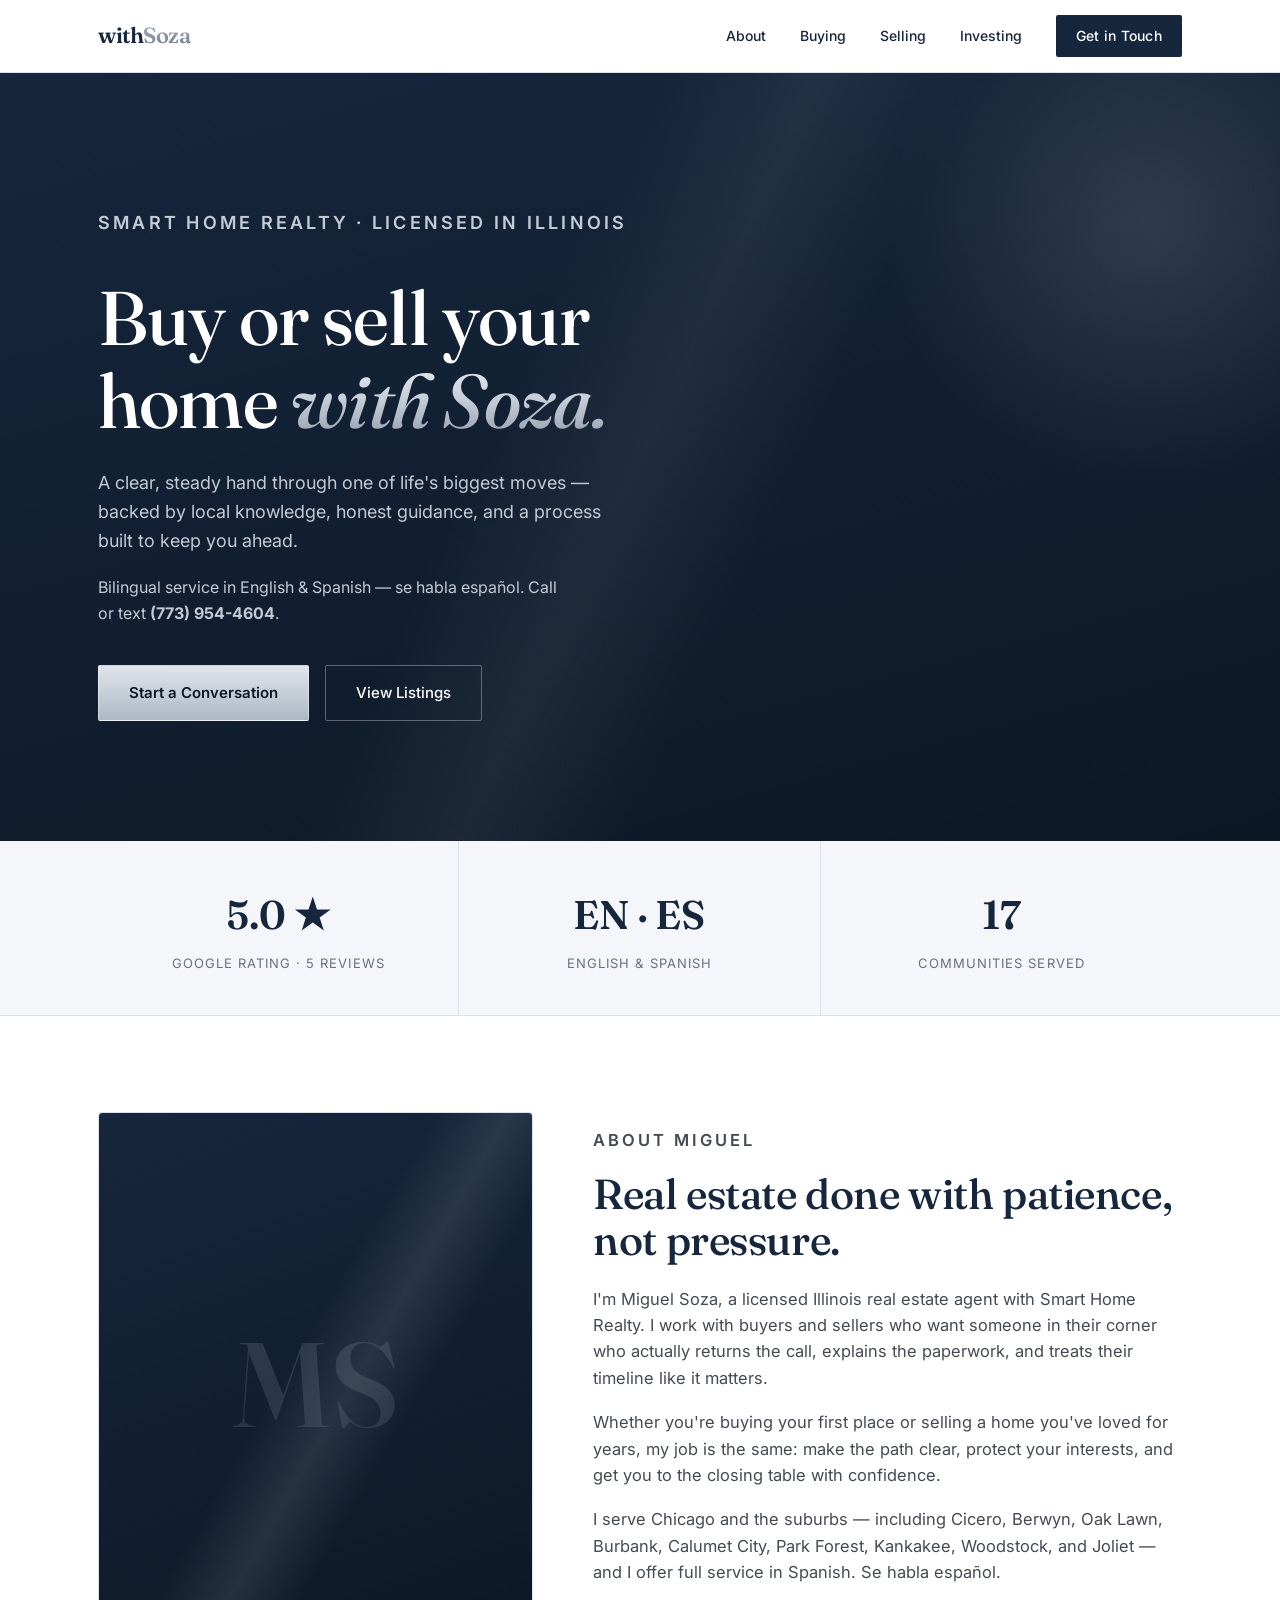
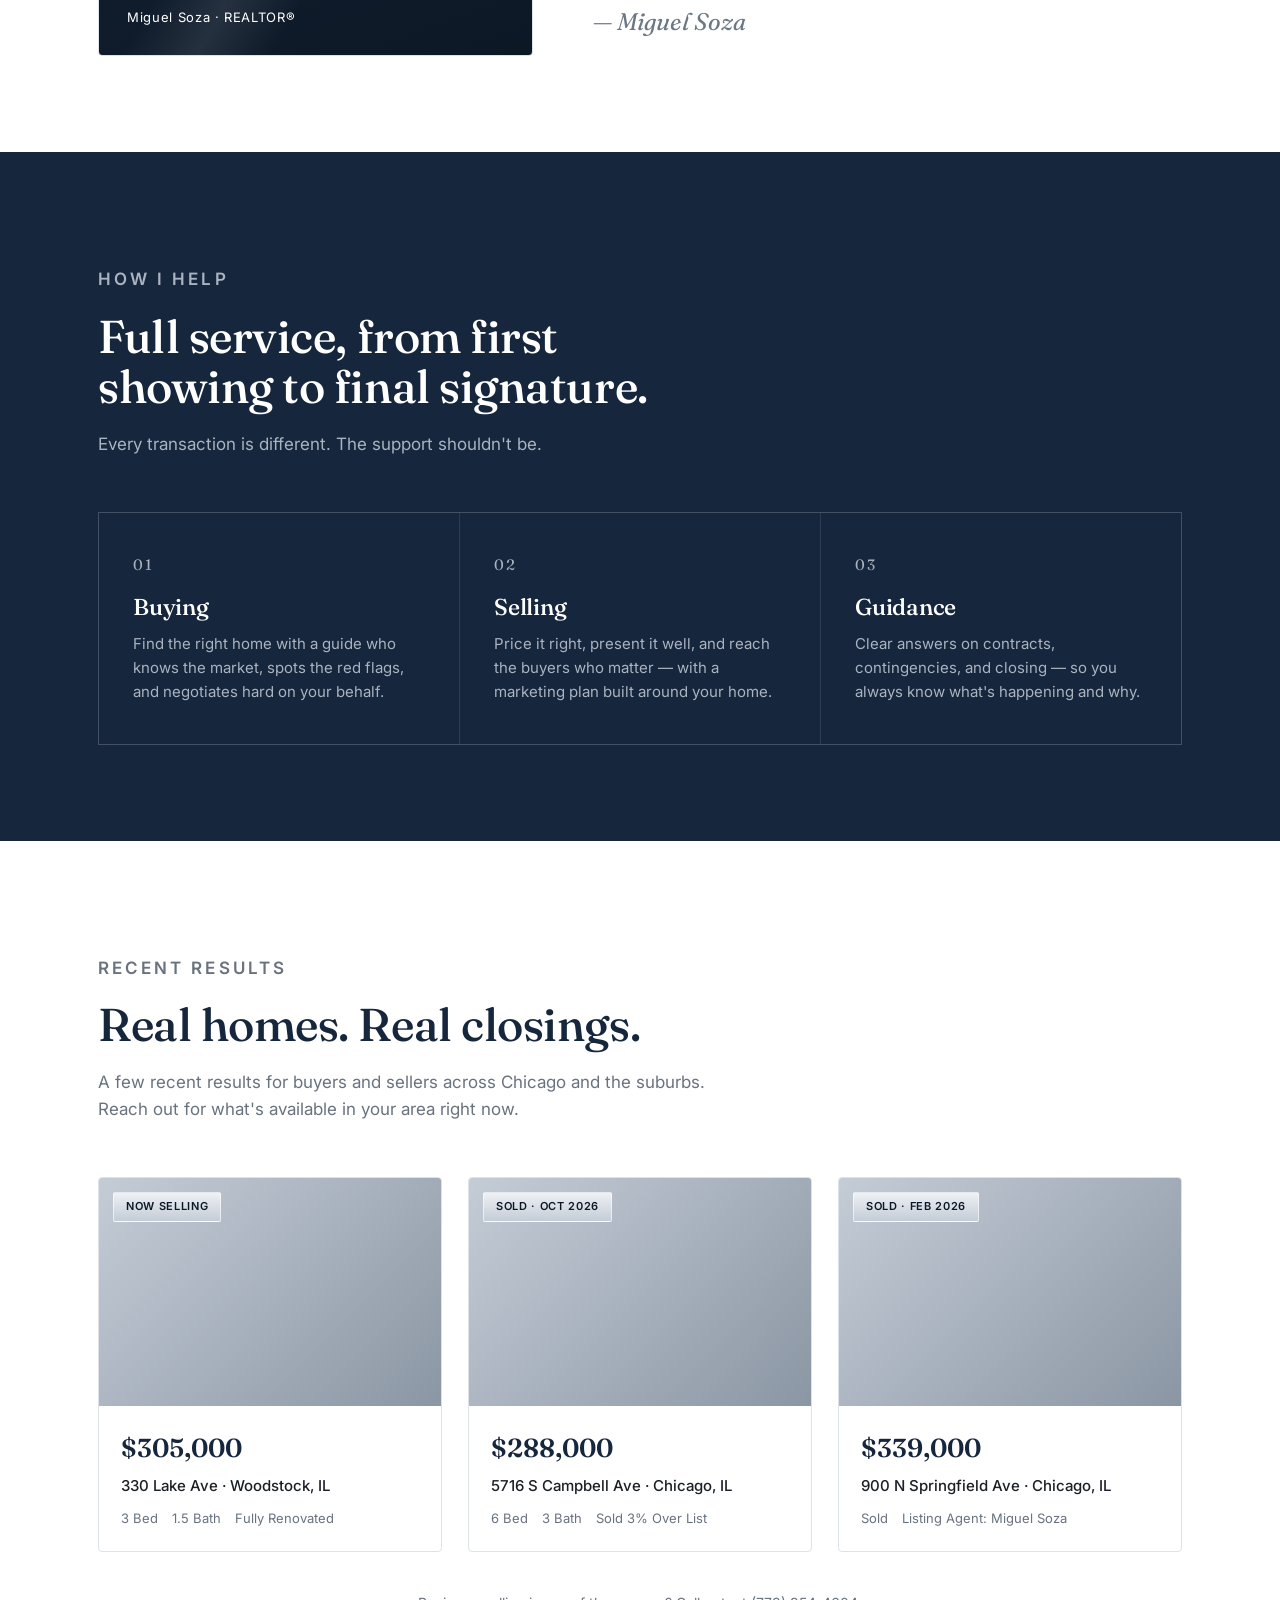
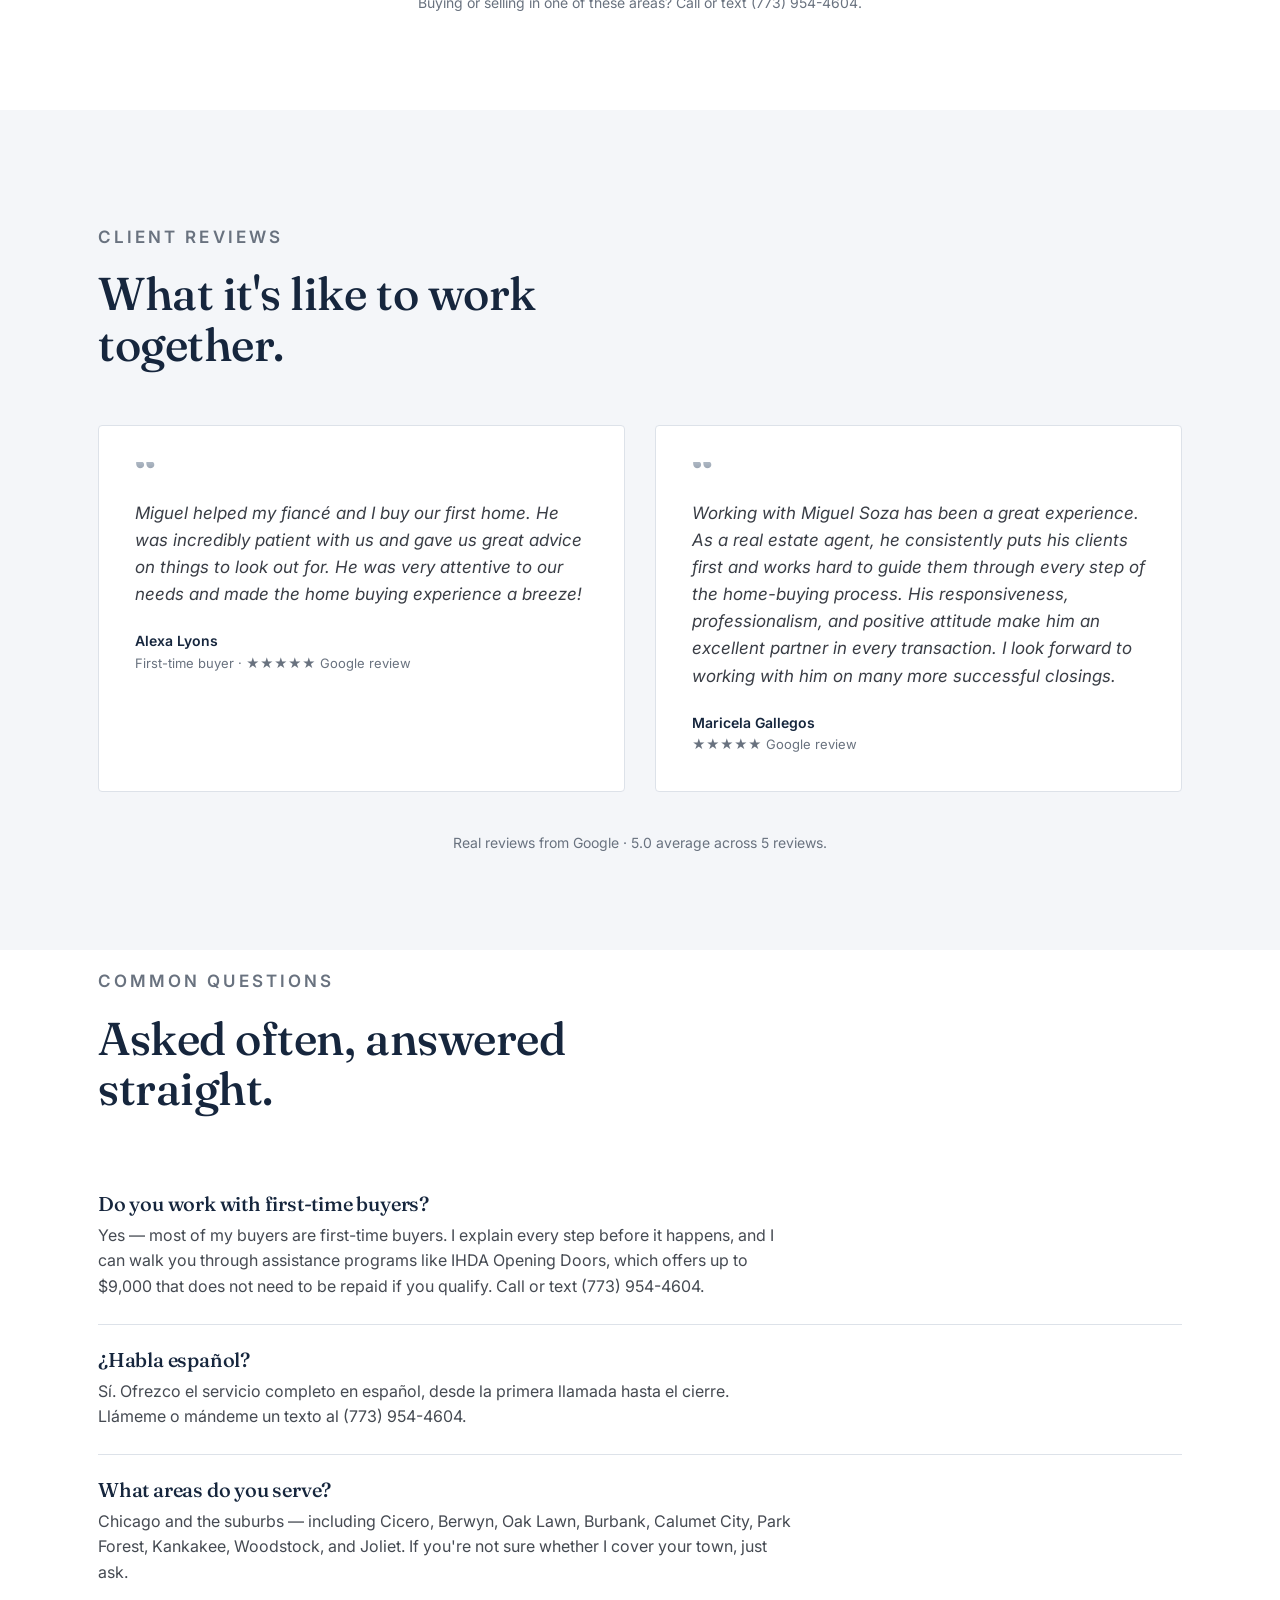
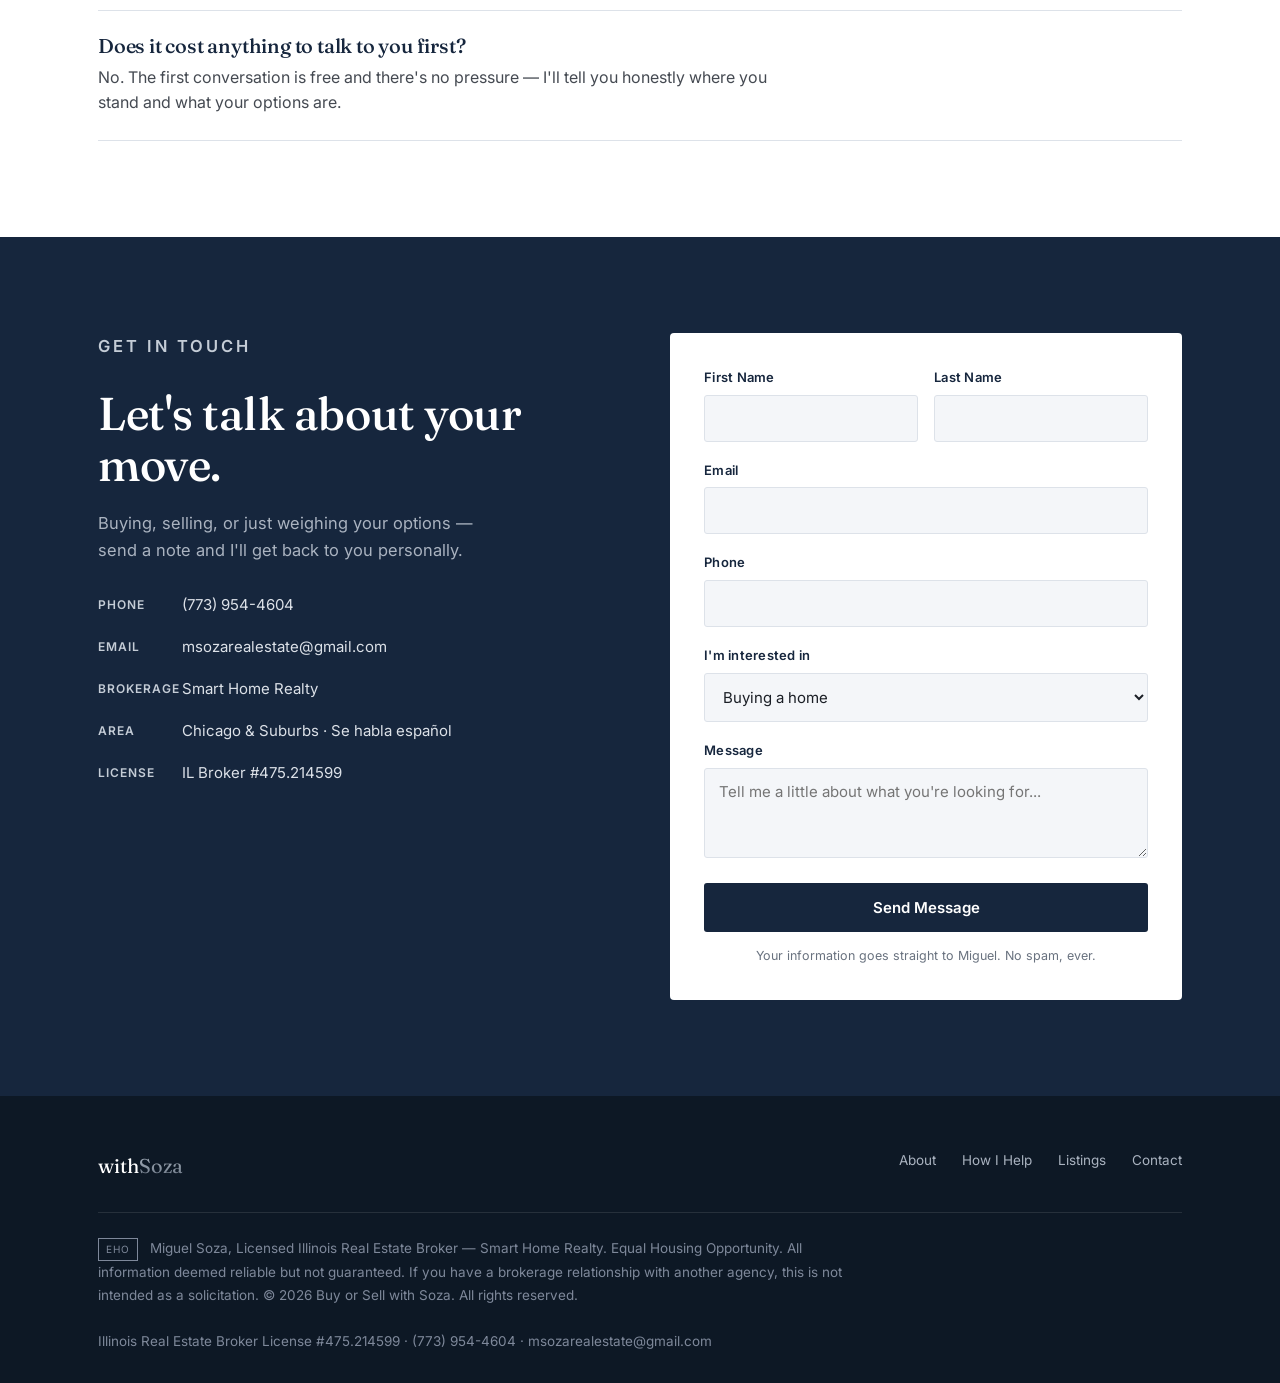
<file: index.html>
<!DOCTYPE html>
<html lang="en">
<head>
<meta charset="UTF-8">
<meta name="viewport" content="width=device-width, initial-scale=1.0">

<!-- Primary SEO -->
<title>Miguel Soza | Real Estate Agent in Illinois — Buy or Sell with Soza</title>
<meta name="description" content="Miguel Soza is a licensed Illinois real estate broker with Smart Home Realty, helping buyers and sellers across Chicago and the suburbs. Bilingual service in English and Spanish (se habla español). First-time buyers, IHDA down payment assistance, honest pricing advice. Call or text (773) 954-4604.">
<meta name="keywords" content="Miguel Soza, Illinois real estate broker, Smart Home Realty, Chicago real estate agent, realtor Cicero IL, realtor Kankakee, buy a home Chicago, sell my home Chicago, agente de bienes raíces Chicago, realtor que habla español, first-time home buyer Illinois, IHDA down payment assistance">
<meta name="author" content="Miguel Soza">
<meta name="robots" content="index, follow">
<link rel="canonical" href="https://withsoza.com/">

<!-- Open Graph (Facebook, LinkedIn, iMessage) -->
<meta property="og:type" content="website">
<meta property="og:site_name" content="Buy or Sell with Soza">
<meta property="og:title" content="Miguel Soza | Real Estate Agent in Illinois">
<meta property="og:description" content="Buy or sell your home with a trusted local advisor. Licensed Illinois agent with Smart Home Realty.">
<meta property="og:url" content="https://withsoza.com/">
<meta property="og:image" content="https://withsoza.com/og-image.jpg">
<meta property="og:locale" content="en_US">

<!-- Twitter / X card -->
<meta name="twitter:card" content="summary_large_image">
<meta name="twitter:title" content="Miguel Soza | Real Estate Agent in Illinois">
<meta name="twitter:description" content="Buy or sell your home with a trusted local advisor. Licensed Illinois agent with Smart Home Realty.">
<meta name="twitter:image" content="https://withsoza.com/og-image.jpg">

<!-- Structured data: RealEstateAgent -->
<script type="application/ld+json">
{
  "@context": "https://schema.org",
  "@type": "RealEstateAgent",
  "name": "Miguel Soza",
  "description": "Licensed Illinois real estate broker with Smart Home Realty helping buyers and sellers across Chicago and the suburbs. Bilingual service in English and Spanish (se habla español).",
  "url": "https://withsoza.com/",
  "image": "https://withsoza.com/og-image.jpg",
  "email": "msozarealestate@gmail.com",
  "telephone": "+1-773-954-4604",
  "identifier": "IL Real Estate Broker License #475.214599",
  "knowsLanguage": ["English", "Spanish"],
  "areaServed": ["Chicago", "Cicero", "Berwyn", "Stickney", "Summit", "Oak Lawn", "Burbank", "Bridgeview", "Calumet City", "Park Forest", "Monee", "Kankakee", "Bourbonnais", "Bradley", "Bensenville", "Woodstock", "Joliet"],
  "knowsAbout": ["Residential real estate", "Home buying", "Home selling", "First-time home buyers", "IHDA down payment assistance", "Investment properties"],
  "memberOf": {
    "@type": "Organization",
    "name": "Smart Home Realty"
  },
  "address": {
    "@type": "PostalAddress",
    "addressRegion": "IL",
    "addressCountry": "US"
  }
}
</script>
<script type="application/ld+json">
{
  "@context": "https://schema.org",
  "@type": "FAQPage",
  "mainEntity": [
    {
      "@type": "Question",
      "name": "Do you work with first-time buyers?",
      "acceptedAnswer": {"@type": "Answer", "text": "Yes — most of my buyers are first-time buyers. I explain every step before it happens, and I can walk you through assistance programs like IHDA Opening Doors, which offers up to $9,000 that does not need to be repaid if you qualify. Call or text (773) 954-4604."}
    },
    {
      "@type": "Question",
      "name": "¿Habla español?",
      "acceptedAnswer": {"@type": "Answer", "text": "Sí. Ofrezco el servicio completo en español, desde la primera llamada hasta el cierre. Llámeme o mándeme un texto al (773) 954-4604."}
    },
    {
      "@type": "Question",
      "name": "What areas do you serve?",
      "acceptedAnswer": {"@type": "Answer", "text": "Chicago and the suburbs — including Cicero, Berwyn, Oak Lawn, Burbank, Calumet City, Park Forest, Kankakee, Woodstock, and Joliet. If you're not sure whether I cover your town, just ask."}
    },
    {
      "@type": "Question",
      "name": "Does it cost anything to talk to you first?",
      "acceptedAnswer": {"@type": "Answer", "text": "No. The first conversation is free and there's no pressure — I'll tell you honestly where you stand and what your options are."}
    }
  ]
}
</script>

<link rel="preconnect" href="https://fonts.googleapis.com">
<link rel="preconnect" href="https://fonts.gstatic.com" crossorigin>
<link href="https://fonts.googleapis.com/css2?family=Fraunces:opsz,wght@9..144,400;9..144,500;9..144,600&family=Inter:wght@400;500;600&display=swap" rel="stylesheet">
<style>
  :root{
    --navy:#16263d;
    --navy-deep:#0d1825;
    --white:#ffffff;
    --paper:#f4f6f9;
    --paper-cool:#e9edf2;
    --chrome:#9aa6b4;
    --chrome-light:#c4ccd6;
    --chrome-dark:#6c7785;
    --ink:#1b1f26;
    --muted:#69727f;
    --line:#dde2e9;
  }
  *{margin:0;padding:0;box-sizing:border-box}
  html{scroll-behavior:smooth}
  body{font-family:'Inter',sans-serif;color:var(--ink);background:var(--white);line-height:1.6;-webkit-font-smoothing:antialiased;}
  h1,h2,h3{font-family:'Fraunces',serif;font-weight:500;line-height:1.1;letter-spacing:-0.01em}
  a{color:inherit;text-decoration:none}
  .wrap{max-width:1140px;margin:0 auto;padding:0 28px}
  .eyebrow{font-size:12px;letter-spacing:0.18em;text-transform:uppercase;color:var(--chrome-dark);font-weight:600;margin-bottom:18px;}
  header{position:sticky;top:0;z-index:50;background:rgba(255,255,255,0.9);backdrop-filter:blur(10px);border-bottom:1px solid var(--line);}
  nav{display:flex;align-items:center;justify-content:space-between;height:72px}
  .brand{font-family:'Fraunces',serif;font-size:22px;font-weight:600;letter-spacing:-0.02em;color:var(--navy)}
  .brand span{background:linear-gradient(180deg,#aeb8c4,#6c7785);-webkit-background-clip:text;background-clip:text;color:transparent;}
  .nav-links{display:flex;gap:34px;align-items:center}
  .nav-links a{font-size:14px;font-weight:500;color:var(--navy);transition:color .2s}
  .nav-links a:hover{color:var(--chrome-dark)}
  .nav-cta{background:var(--navy);color:var(--white)!important;padding:10px 20px;border-radius:2px;font-size:13px;letter-spacing:.02em;}
  .nav-cta:hover{background:var(--navy-deep)}
  .menu-btn{display:none;background:none;border:none;font-size:24px;color:var(--navy);cursor:pointer}
  .hero{background:linear-gradient(165deg,var(--navy) 0%,var(--navy-deep) 100%);color:var(--white);padding:110px 0 120px;position:relative;overflow:hidden;}
  .hero::before{content:"";position:absolute;inset:0;background:linear-gradient(115deg,transparent 40%,rgba(196,204,214,0.08) 50%,transparent 60%);}
  .hero::after{content:"";position:absolute;right:-140px;top:-120px;width:540px;height:540px;background:radial-gradient(circle,rgba(174,184,196,0.18),transparent 70%);}
  .hero>.wrap{position:relative;z-index:1}
  .hero .eyebrow{color:var(--chrome-light)}
  .hero h1{font-size:clamp(42px,6vw,76px);color:var(--white);max-width:14ch}
  .hero h1 em{font-style:italic}
  .hero h1 em.chrome-text{background:linear-gradient(180deg,#f0f3f7 0%,#c4ccd6 50%,#8b96a4 100%);-webkit-background-clip:text;background-clip:text;color:transparent;}
  .hero p{max-width:46ch;margin:26px 0 38px;font-size:18px;color:#c3cad4}
  .hero-actions{display:flex;gap:16px;flex-wrap:wrap}
  .btn-primary{background:linear-gradient(180deg,#dfe5ec,#aeb8c4);color:var(--navy-deep);padding:15px 30px;border-radius:2px;font-weight:600;font-size:15px;transition:filter .2s;border:1px solid rgba(255,255,255,0.4);}
  .btn-primary:hover{filter:brightness(1.06)}
  .btn-ghost{border:1px solid rgba(255,255,255,0.32);color:var(--white);padding:15px 30px;border-radius:2px;font-weight:500;font-size:15px;transition:border-color .2s,background .2s;}
  .btn-ghost:hover{border-color:var(--chrome-light);background:rgba(255,255,255,0.05)}
  .stats{background:var(--paper);border-bottom:1px solid var(--line);}
  .stats-grid{display:grid;grid-template-columns:repeat(3,1fr);}
  .stat{padding:42px 28px;text-align:center;border-right:1px solid var(--line)}
  .stat:last-child{border-right:none}
  .stat .num{font-family:'Fraunces',serif;font-size:40px;color:var(--navy);font-weight:600}
  .stat .lbl{font-size:13px;letter-spacing:.08em;text-transform:uppercase;color:var(--muted);margin-top:6px}
  section.block{padding:96px 0}
  .section-head{max-width:620px;margin-bottom:54px}
  .section-head h2{font-size:clamp(30px,4vw,46px);color:var(--navy)}
  .section-head p{margin-top:18px;color:var(--muted);font-size:17px}
  .about-grid{display:grid;grid-template-columns:0.85fr 1.15fr;gap:60px;align-items:center}
  .about-photo{aspect-ratio:4/5;background:linear-gradient(160deg,var(--navy),var(--navy-deep));border-radius:4px;position:relative;overflow:hidden;display:flex;align-items:flex-end;padding:28px;color:var(--white);border:1px solid var(--line);}
  .about-photo::before{content:"";position:absolute;inset:0;background:linear-gradient(120deg,transparent 45%,rgba(196,204,214,0.12) 55%,transparent 65%);}
  .about-photo .ph{position:absolute;inset:0;display:flex;align-items:center;justify-content:center;font-family:'Fraunces',serif;font-size:120px;font-weight:600;background:linear-gradient(180deg,rgba(196,204,214,0.22),rgba(108,119,133,0.12));-webkit-background-clip:text;background-clip:text;color:transparent;}
  .about-photo .cap{position:relative;font-size:13px;letter-spacing:.05em;z-index:1}
  .about-text h2{font-size:clamp(28px,3.5vw,42px);color:var(--navy);margin-bottom:22px}
  .about-text p{color:#454a52;margin-bottom:18px;font-size:16.5px}
  .about-text .sign{font-family:'Fraunces',serif;font-style:italic;font-size:24px;color:var(--chrome-dark);margin-top:8px}
  .services{background:var(--navy);color:var(--white)}
  .services .section-head h2{color:var(--white)}
  .services .section-head p{color:#aab3c0}
  .svc-grid{display:grid;grid-template-columns:repeat(3,1fr);gap:1px;background:rgba(255,255,255,0.1);border:1px solid rgba(255,255,255,0.1)}
  .svc{background:var(--navy);padding:40px 34px}
  .svc .n{font-family:'Fraunces',serif;font-size:15px;letter-spacing:.1em;background:linear-gradient(180deg,#c4ccd6,#8b96a4);-webkit-background-clip:text;background-clip:text;color:transparent;}
  .svc h3{font-size:23px;margin:18px 0 12px;color:var(--white)}
  .svc p{color:#aab3c0;font-size:15px}
  .listings-grid{display:grid;grid-template-columns:repeat(3,1fr);gap:26px}
  .card{background:var(--white);border:1px solid var(--line);border-radius:4px;overflow:hidden;transition:transform .25s,box-shadow .25s}
  .card:hover{transform:translateY(-4px);box-shadow:0 16px 40px rgba(22,38,61,0.12)}
  .card .img{aspect-ratio:3/2;background:linear-gradient(135deg,#c4ccd6,#8b96a4);position:relative}
  .card .tag{position:absolute;top:14px;left:14px;background:linear-gradient(180deg,#eef1f5,#c4ccd6);color:var(--navy-deep);font-size:11px;font-weight:600;letter-spacing:.06em;text-transform:uppercase;padding:5px 12px;border-radius:2px;border:1px solid rgba(255,255,255,0.6)}
  .card .body{padding:22px}
  .card .price{font-family:'Fraunces',serif;font-size:26px;color:var(--navy);font-weight:600}
  .card .addr{color:var(--ink);font-size:15px;margin-top:4px;font-weight:500}
  .card .meta{color:var(--muted);font-size:13px;margin-top:10px;display:flex;gap:14px}
  .listings-note{text-align:center;margin-top:40px;color:var(--muted);font-size:14px}
  .faq-item{border-bottom:1px solid var(--line);padding:24px 0}
  .faq-item:first-of-type{border-top:1px solid var(--line)}
  .faq-item h3{font-size:20px;color:var(--navy);margin-bottom:8px}
  .faq-item p{color:#454a52;font-size:16px;max-width:70ch}
  .testimonials{background:var(--paper)}
  .quote-grid{display:grid;grid-template-columns:repeat(2,1fr);gap:30px}
  .quote{background:var(--white);border:1px solid var(--line);border-radius:4px;padding:36px}
  .quote .mark{font-family:'Fraunces',serif;font-size:56px;line-height:0.5;height:24px;background:linear-gradient(180deg,#aeb8c4,#6c7785);-webkit-background-clip:text;background-clip:text;color:transparent;}
  .quote p{font-size:17px;color:#3a3e46;margin:14px 0 22px;font-style:italic}
  .quote .who{font-weight:600;color:var(--navy);font-size:14px}
  .quote .who span{display:block;color:var(--muted);font-weight:400;font-size:13px;font-style:normal}
  .contact{background:var(--navy);color:var(--white)}
  .contact-grid{display:grid;grid-template-columns:1fr 1fr;gap:60px;align-items:start}
  .contact-info .eyebrow{color:var(--chrome-light)}
  .contact-info h2{font-size:clamp(30px,4vw,46px);color:var(--white);margin-bottom:20px}
  .contact-info p{color:#aab3c0;font-size:16.5px;margin-bottom:30px;max-width:40ch}
  .contact-detail{display:flex;gap:14px;margin-bottom:18px;align-items:center;font-size:15px;color:#dce1e8}
  .contact-detail b{color:var(--chrome-light);font-weight:600;width:70px;display:inline-block;font-size:12px;letter-spacing:.08em;text-transform:uppercase}
  form{background:var(--white);border-radius:4px;padding:34px}
  .field{margin-bottom:18px}
  .field label{display:block;font-size:13px;font-weight:600;color:var(--navy);margin-bottom:7px;letter-spacing:.02em}
  .field input,.field select,.field textarea{width:100%;padding:13px 14px;border:1px solid var(--line);border-radius:3px;font-family:inherit;font-size:15px;color:var(--ink);background:var(--paper);transition:border-color .2s;}
  .field input:focus,.field select:focus,.field textarea:focus{outline:none;border-color:var(--chrome-dark)}
  .field textarea{resize:vertical;min-height:90px}
  .row2{display:grid;grid-template-columns:1fr 1fr;gap:16px}
  .submit{width:100%;background:var(--navy);color:var(--white);border:none;padding:15px;border-radius:3px;font-family:inherit;font-size:15px;font-weight:600;cursor:pointer;transition:background .2s}
  .submit:hover{background:var(--navy-deep)}
  .form-note{font-size:12.5px;color:var(--muted);margin-top:14px;text-align:center}
  .form-success{display:none;text-align:center;padding:30px 10px}
  .form-success.show{display:block}
  .form-success h3{color:var(--navy);font-size:24px;margin-bottom:10px}
  .form-success p{color:var(--muted);font-size:15px}
  footer{background:var(--navy-deep);color:#aab3c0;padding:54px 0 30px;font-size:13.5px}
  .foot-top{display:flex;justify-content:space-between;flex-wrap:wrap;gap:30px;padding-bottom:30px;border-bottom:1px solid rgba(255,255,255,0.1)}
  .foot-brand{font-family:'Fraunces',serif;font-size:20px;color:var(--white)}
  .foot-brand span{background:linear-gradient(180deg,#aeb8c4,#6c7785);-webkit-background-clip:text;background-clip:text;color:transparent;}
  .foot-links{display:flex;gap:26px}
  .foot-links a:hover{color:var(--chrome-light)}
  .foot-legal{padding-top:24px;color:#7e889a;line-height:1.7;max-width:760px}
  .foot-legal .eh{display:inline-block;border:1px solid #7e889a;padding:2px 7px;font-size:10px;letter-spacing:.1em;margin-right:8px;vertical-align:middle}
  @media(max-width:880px){
    .nav-links{display:none}
    .menu-btn{display:block}
    .about-grid,.contact-grid{grid-template-columns:1fr;gap:40px}
    .svc-grid,.listings-grid,.quote-grid,.stats-grid{grid-template-columns:1fr}
    .stat{border-right:none;border-bottom:1px solid var(--line)}
    .row2{grid-template-columns:1fr}
    section.block{padding:64px 0}
  }
</style>
</head>
<body>
<header>
  <div class="wrap">
    <nav>
      <a href="#top" class="brand">with<span>Soza</span></a>
      <div class="nav-links">
        <a href="#about">About</a>
        <a href="pages/buyers.html">Buying</a>
        <a href="pages/sellers.html">Selling</a>
        <a href="pages/investors.html">Investing</a>
        <a href="#contact" class="nav-cta">Get in Touch</a>
      </div>
      <button class="menu-btn" onclick="document.querySelector('.nav-links').style.display='flex';this.style.display='none'">&#9776;</button>
    </nav>
  </div>
</header>
<a id="top"></a>
<section class="hero">
  <div class="wrap">
    <p class="eyebrow">Smart Home Realty &middot; Licensed in Illinois</p>
    <h1>Buy or sell your home <em class="chrome-text">with Soza.</em></h1>
    <p>A clear, steady hand through one of life's biggest moves &mdash; backed by local knowledge, honest guidance, and a process built to keep you ahead.</p>
    <p style="margin-top:-18px;font-size:16px;">Bilingual service in English &amp; Spanish &mdash; se habla espa&ntilde;ol. Call or text <strong>(773) 954-4604</strong>.</p>
    <div class="hero-actions">
      <a href="#contact" class="btn-primary">Start a Conversation</a>
      <a href="#listings" class="btn-ghost">View Listings</a>
    </div>
  </div>
</section>
<section class="stats">
  <div class="wrap">
    <div class="stats-grid">
      <div class="stat"><div class="num">5.0 &#9733;</div><div class="lbl">Google Rating &middot; 5 Reviews</div></div>
      <div class="stat"><div class="num">EN &middot; ES</div><div class="lbl">English &amp; Spanish</div></div>
      <div class="stat"><div class="num">17</div><div class="lbl">Communities Served</div></div>
    </div>
  </div>
</section>
<section class="block" id="about">
  <div class="wrap">
    <div class="about-grid">
      <div class="about-photo">
        <div class="ph">MS</div>
        <div class="cap">Miguel Soza &middot; REALTOR&reg;</div>
      </div>
      <div class="about-text">
        <p class="eyebrow">About Miguel</p>
        <h2>Real estate done with patience, not pressure.</h2>
        <p>I'm Miguel Soza, a licensed Illinois real estate agent with Smart Home Realty. I work with buyers and sellers who want someone in their corner who actually returns the call, explains the paperwork, and treats their timeline like it matters.</p>
        <p>Whether you're buying your first place or selling a home you've loved for years, my job is the same: make the path clear, protect your interests, and get you to the closing table with confidence.</p>
        <p>I serve Chicago and the suburbs &mdash; including Cicero, Berwyn, Oak Lawn, Burbank, Calumet City, Park Forest, Kankakee, Woodstock, and Joliet &mdash; and I offer full service in Spanish. Se habla espa&ntilde;ol.</p>
        <div class="sign">&mdash; Miguel Soza</div>
      </div>
    </div>
  </div>
</section>
<section class="block services" id="services">
  <div class="wrap">
    <div class="section-head">
      <p class="eyebrow">How I Help</p>
      <h2>Full service, from first showing to final signature.</h2>
      <p>Every transaction is different. The support shouldn't be.</p>
    </div>
    <div class="svc-grid">
      <div class="svc"><div class="n">01</div><h3>Buying</h3><p>Find the right home with a guide who knows the market, spots the red flags, and negotiates hard on your behalf.</p></div>
      <div class="svc"><div class="n">02</div><h3>Selling</h3><p>Price it right, present it well, and reach the buyers who matter &mdash; with a marketing plan built around your home.</p></div>
      <div class="svc"><div class="n">03</div><h3>Guidance</h3><p>Clear answers on contracts, contingencies, and closing &mdash; so you always know what's happening and why.</p></div>
    </div>
  </div>
</section>
<section class="block" id="listings">
  <div class="wrap">
    <div class="section-head">
      <p class="eyebrow">Recent Results</p>
      <h2>Real homes. Real closings.</h2>
      <p>A few recent results for buyers and sellers across Chicago and the suburbs. Reach out for what's available in your area right now.</p>
    </div>
    <div class="listings-grid">
      <div class="card"><div class="img"><span class="tag">Now Selling</span></div><div class="body"><div class="price">$305,000</div><div class="addr">330 Lake Ave &middot; Woodstock, IL</div><div class="meta"><span>3 Bed</span><span>1.5 Bath</span><span>Fully Renovated</span></div></div></div>
      <div class="card"><div class="img"><span class="tag">Sold &middot; Oct 2026</span></div><div class="body"><div class="price">$288,000</div><div class="addr">5716 S Campbell Ave &middot; Chicago, IL</div><div class="meta"><span>6 Bed</span><span>3 Bath</span><span>Sold 3% Over List</span></div></div></div>
      <div class="card"><div class="img"><span class="tag">Sold &middot; Feb 2026</span></div><div class="body"><div class="price">$339,000</div><div class="addr">900 N Springfield Ave &middot; Chicago, IL</div><div class="meta"><span>Sold</span><span>Listing Agent: Miguel Soza</span></div></div></div>
    </div>
    <p class="listings-note">Buying or selling in one of these areas? Call or text (773) 954-4604.</p>
  </div>
</section>
<section class="block testimonials" id="testimonials">
  <div class="wrap">
    <div class="section-head">
      <p class="eyebrow">Client Reviews</p>
      <h2>What it's like to work together.</h2>
    </div>
    <div class="quote-grid">
      <div class="quote"><div class="mark">&ldquo;</div><p>Miguel helped my fianc&eacute; and I buy our first home. He was incredibly patient with us and gave us great advice on things to look out for. He was very attentive to our needs and made the home buying experience a breeze!</p><div class="who">Alexa Lyons<span>First-time buyer &middot; &#9733;&#9733;&#9733;&#9733;&#9733; Google review</span></div></div>
      <div class="quote"><div class="mark">&ldquo;</div><p>Working with Miguel Soza has been a great experience. As a real estate agent, he consistently puts his clients first and works hard to guide them through every step of the home-buying process. His responsiveness, professionalism, and positive attitude make him an excellent partner in every transaction. I look forward to working with him on many more successful closings.</p><div class="who">Maricela Gallegos<span>&#9733;&#9733;&#9733;&#9733;&#9733; Google review</span></div></div>
    </div>
    <p class="listings-note">Real reviews from Google &middot; 5.0 average across 5 reviews.</p>
  </div>
</section>
<section class="block" id="faq" style="padding-top:0">
  <div class="wrap">
    <div class="section-head">
      <p class="eyebrow">Common Questions</p>
      <h2>Asked often, answered straight.</h2>
    </div>
    <div class="faq-item"><h3>Do you work with first-time buyers?</h3><p>Yes &mdash; most of my buyers are first-time buyers. I explain every step before it happens, and I can walk you through assistance programs like IHDA Opening Doors, which offers up to $9,000 that does not need to be repaid if you qualify. Call or text (773) 954-4604.</p></div>
    <div class="faq-item"><h3>&iquest;Habla espa&ntilde;ol?</h3><p>S&iacute;. Ofrezco el servicio completo en espa&ntilde;ol, desde la primera llamada hasta el cierre. Ll&aacute;meme o m&aacute;ndeme un texto al (773) 954-4604.</p></div>
    <div class="faq-item"><h3>What areas do you serve?</h3><p>Chicago and the suburbs &mdash; including Cicero, Berwyn, Oak Lawn, Burbank, Calumet City, Park Forest, Kankakee, Woodstock, and Joliet. If you're not sure whether I cover your town, just ask.</p></div>
    <div class="faq-item"><h3>Does it cost anything to talk to you first?</h3><p>No. The first conversation is free and there's no pressure &mdash; I'll tell you honestly where you stand and what your options are.</p></div>
  </div>
</section>
<section class="block contact" id="contact">
  <div class="wrap">
    <div class="contact-grid">
      <div class="contact-info">
        <p class="eyebrow">Get in Touch</p>
        <h2>Let's talk about your move.</h2>
        <p>Buying, selling, or just weighing your options &mdash; send a note and I'll get back to you personally.</p>
        <div class="contact-detail"><b>Phone</b> (773) 954-4604</div>
        <div class="contact-detail"><b>Email</b> msozarealestate@gmail.com</div>
        <div class="contact-detail"><b>Brokerage</b> Smart Home Realty</div>
        <div class="contact-detail"><b>Area</b> Chicago &amp; Suburbs &middot; Se habla espa&ntilde;ol</div>
        <div class="contact-detail"><b>License</b> IL Broker #475.214599</div>
      </div>
      <div>
        <form id="leadForm" onsubmit="handleSubmit(event)">
          <div class="row2">
            <div class="field"><label for="fn">First Name</label><input id="fn" name="firstName" required></div>
            <div class="field"><label for="ln">Last Name</label><input id="ln" name="lastName" required></div>
          </div>
          <div class="field"><label for="em">Email</label><input id="em" type="email" name="email" required></div>
          <div class="field"><label for="ph">Phone</label><input id="ph" type="tel" name="phone"></div>
          <div class="field"><label for="int">I'm interested in</label>
            <select id="int" name="interest">
              <option>Buying a home</option>
              <option>Selling a home</option>
              <option>Both buying and selling</option>
              <option>Just exploring</option>
            </select>
          </div>
          <div class="field"><label for="msg">Message</label><textarea id="msg" name="message" placeholder="Tell me a little about what you're looking for..."></textarea></div>
          <button type="submit" class="submit">Send Message</button>
          <p class="form-note">Your information goes straight to Miguel. No spam, ever.</p>
        </form>
        <div class="form-success" id="success">
          <h3>Thank you &mdash; message sent.</h3>
          <p>Miguel will reach out to you personally, usually within one business day.</p>
        </div>
      </div>
    </div>
  </div>
</section>
<footer>
  <div class="wrap">
    <div class="foot-top">
      <div class="foot-brand">with<span>Soza</span></div>
      <div class="foot-links">
        <a href="#about">About</a>
        <a href="#services">How I Help</a>
        <a href="#listings">Listings</a>
        <a href="#contact">Contact</a>
      </div>
    </div>
    <div class="foot-legal">
      <span class="eh">EHO</span>
      Miguel Soza, Licensed Illinois Real Estate Broker &mdash; Smart Home Realty. Equal Housing Opportunity.
      All information deemed reliable but not guaranteed. If you have a brokerage relationship with another agency, this is not intended as a solicitation.
      &copy; <span id="yr"></span> Buy or Sell with Soza. All rights reserved.
      <br><br>
      Illinois Real Estate Broker License #475.214599 &middot; (773) 954-4604 &middot; msozarealestate@gmail.com
    </div>
  </div>
</footer>
<script>
  document.getElementById('yr').textContent = new Date().getFullYear();
  function handleSubmit(e){
    e.preventDefault();
    var form = document.getElementById('leadForm');
    var data = Object.fromEntries(new FormData(form).entries());
    console.log('Lead captured (ready to send to FUB):', data);
    form.style.display='none';
    document.getElementById('success').classList.add('show');
  }
</script>
</body>
</html>
</file>
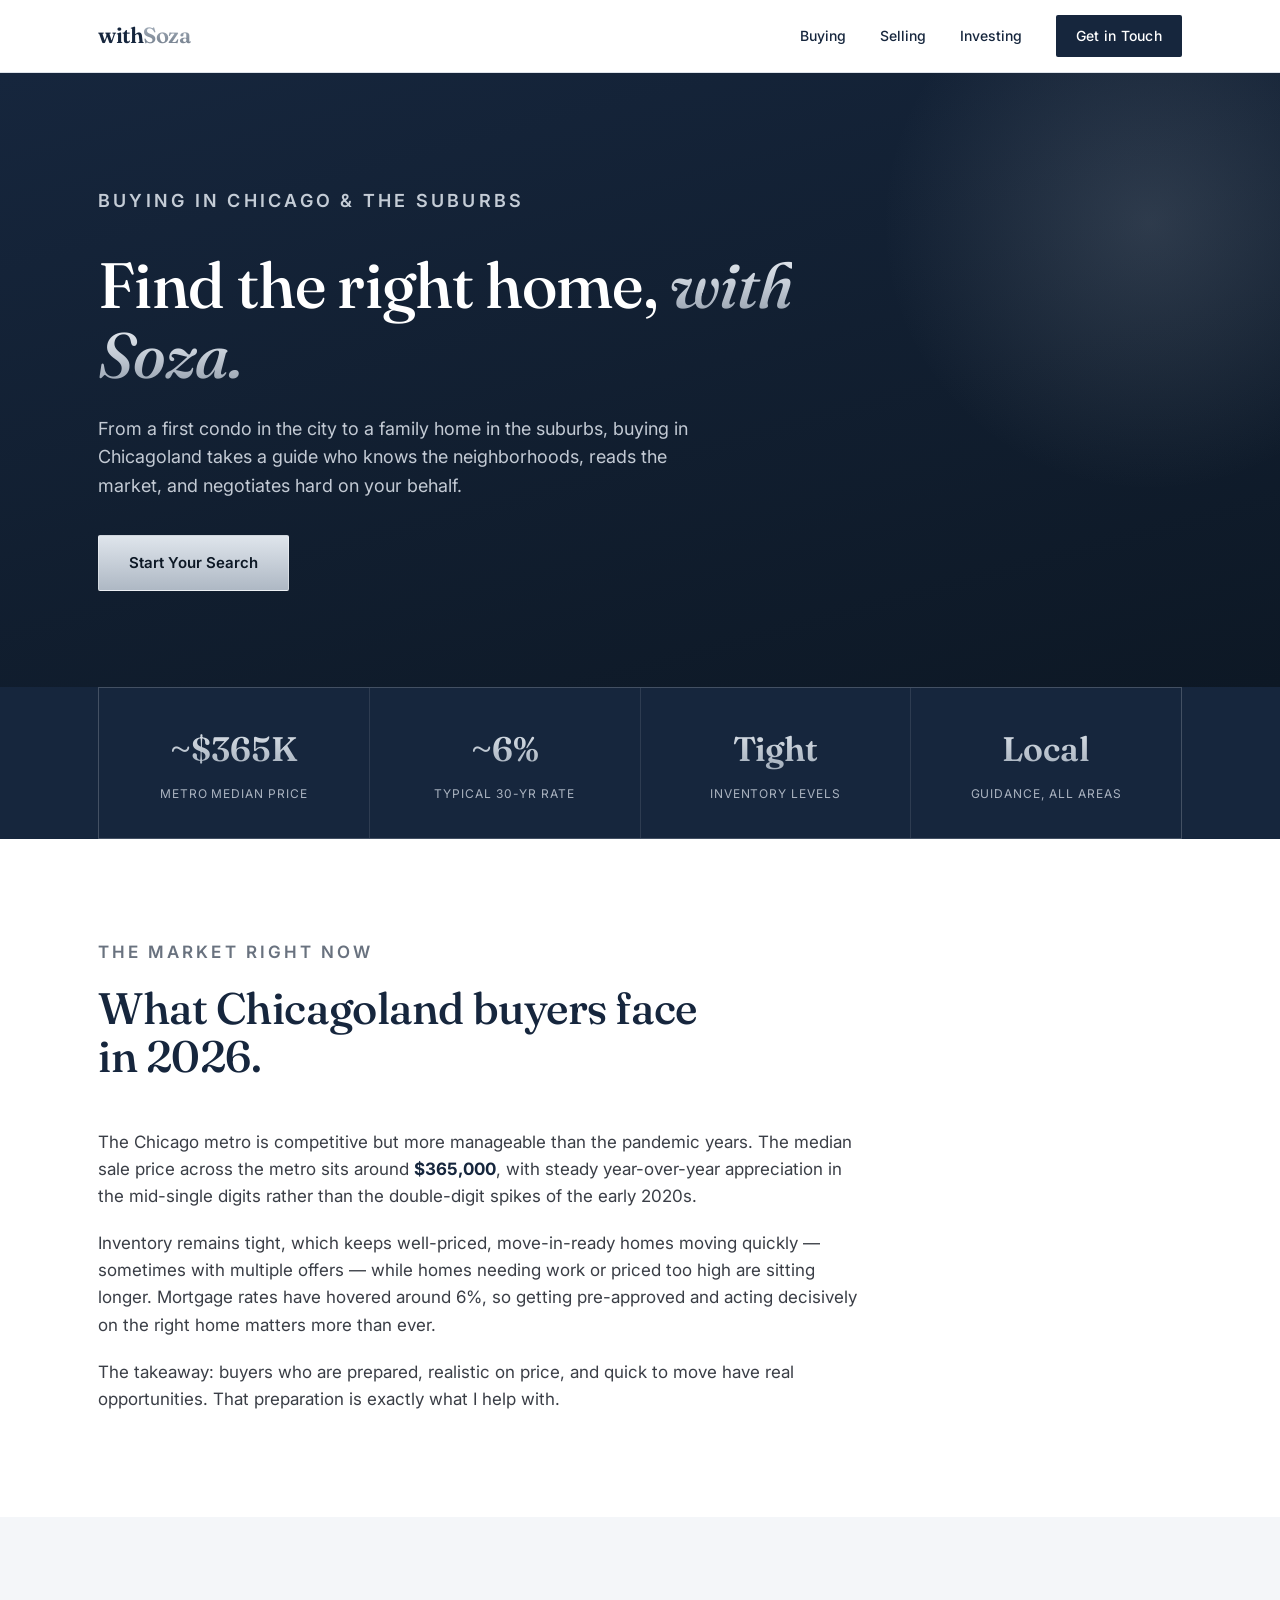
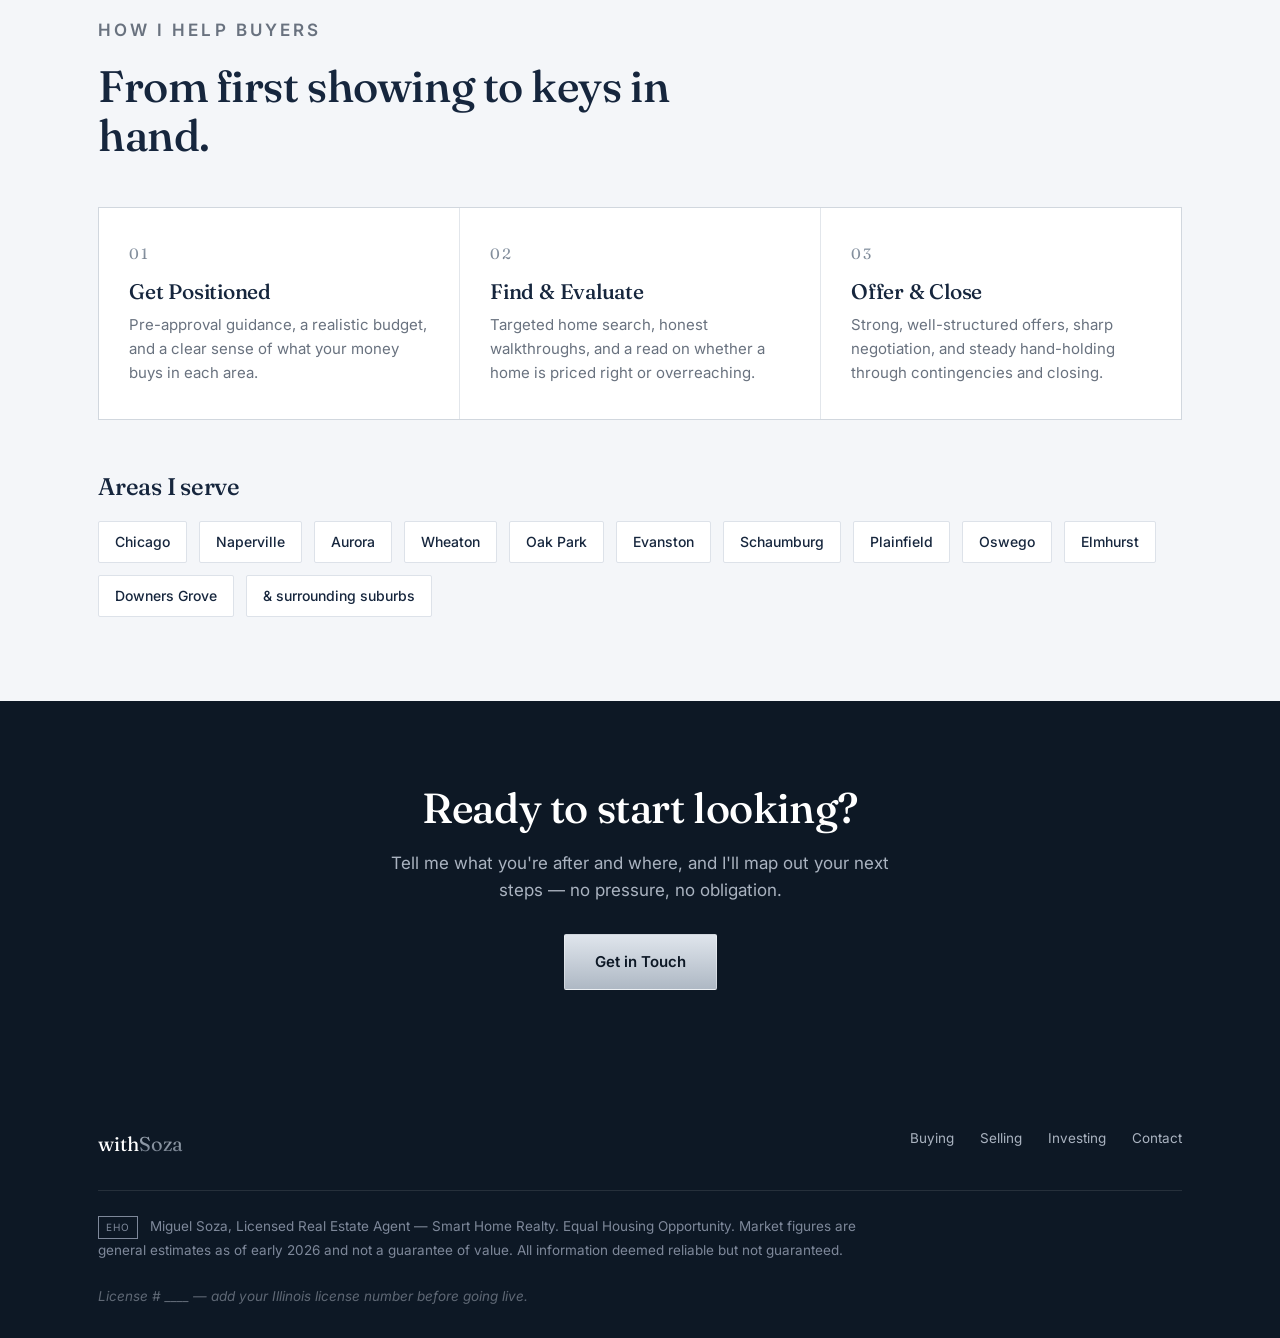
<file: buyers.html>
<!DOCTYPE html>
<html lang="en">
<head>
<meta charset="UTF-8">
<meta name="viewport" content="width=device-width, initial-scale=1.0">
<title>Buying a Home in Chicago &amp; Suburbs | Miguel Soza, Smart Home Realty</title>
<meta name="description" content="Buying a home in Chicago or the suburbs? Miguel Soza, a licensed Illinois agent with Smart Home Realty, guides buyers through pricing, offers, and closing across Chicagoland.">
<meta name="robots" content="index, follow">
<link rel="canonical" href="https://withsoza.com/pages/buyers.html">
<meta property="og:type" content="website">
<meta property="og:site_name" content="Buy or Sell with Soza">
<meta property="og:title" content="Buying a Home in Chicago &amp; Suburbs | Miguel Soza">
<meta property="og:description" content="A clear, patient guide to buying a home anywhere in Chicagoland.">
<meta property="og:url" content="https://withsoza.com/pages/buyers.html">
<meta property="og:image" content="https://withsoza.com/og-image.jpg">
<script type="application/ld+json">
{"@context":"https://schema.org","@type":"Service","serviceType":"Home buyer representation","provider":{"@type":"RealEstateAgent","name":"Miguel Soza","memberOf":{"@type":"Organization","name":"Smart Home Realty"}},"areaServed":{"@type":"City","name":"Chicago"},"description":"Buyer representation for homes across Chicago and the surrounding suburbs."}
</script>
<link rel="preconnect" href="https://fonts.googleapis.com">
<link rel="preconnect" href="https://fonts.gstatic.com" crossorigin>
<link href="https://fonts.googleapis.com/css2?family=Fraunces:opsz,wght@9..144,400;9..144,500;9..144,600&family=Inter:wght@400;500;600&display=swap" rel="stylesheet">
<link rel="stylesheet" href="../styles.css">
</head>
<body>
<header><div class="wrap"><nav>
  <a href="../index.html" class="brand">with<span>Soza</span></a>
  <div class="nav-links">
    <a href="buyers.html">Buying</a>
    <a href="sellers.html">Selling</a>
    <a href="investors.html">Investing</a>
    <a href="../index.html#contact" class="nav-cta">Get in Touch</a>
  </div>
  <button class="menu-btn" onclick="document.querySelector('.nav-links').style.display='flex';this.style.display='none'">&#9776;</button>
</nav></div></header>

<section class="page-hero"><div class="wrap">
  <p class="eyebrow">Buying in Chicago &amp; the Suburbs</p>
  <h1>Find the right home, <em>with Soza.</em></h1>
  <p>From a first condo in the city to a family home in the suburbs, buying in Chicagoland takes a guide who knows the neighborhoods, reads the market, and negotiates hard on your behalf.</p>
  <a href="../index.html#contact" class="btn-primary">Start Your Search</a>
</div></section>

<section class="stat-row"><div class="wrap"><div class="stat-grid">
  <div class="stat-box"><div class="num">~$365K</div><div class="lbl">Metro median price</div></div>
  <div class="stat-box"><div class="num">~6%</div><div class="lbl">Typical 30-yr rate</div></div>
  <div class="stat-box"><div class="num">Tight</div><div class="lbl">Inventory levels</div></div>
  <div class="stat-box"><div class="num">Local</div><div class="lbl">Guidance, all areas</div></div>
</div></div></section>

<section class="block"><div class="wrap">
  <div class="section-head">
    <p class="eyebrow">The Market Right Now</p>
    <h2>What Chicagoland buyers face in 2026.</h2>
  </div>
  <div class="prose">
    <p>The Chicago metro is competitive but more manageable than the pandemic years. The median sale price across the metro sits around <strong>$365,000</strong>, with steady year-over-year appreciation in the mid-single digits rather than the double-digit spikes of the early 2020s.</p>
    <p>Inventory remains tight, which keeps well-priced, move-in-ready homes moving quickly — sometimes with multiple offers — while homes needing work or priced too high are sitting longer. Mortgage rates have hovered around 6%, so getting pre-approved and acting decisively on the right home matters more than ever.</p>
    <p>The takeaway: buyers who are prepared, realistic on price, and quick to move have real opportunities. That preparation is exactly what I help with.</p>
  </div>
</div></section>

<section class="block areas"><div class="wrap">
  <div class="section-head">
    <p class="eyebrow">How I Help Buyers</p>
    <h2>From first showing to keys in hand.</h2>
  </div>
  <div class="feature-grid">
    <div class="feature"><div class="n">01</div><h3>Get Positioned</h3><p>Pre-approval guidance, a realistic budget, and a clear sense of what your money buys in each area.</p></div>
    <div class="feature"><div class="n">02</div><h3>Find &amp; Evaluate</h3><p>Targeted home search, honest walkthroughs, and a read on whether a home is priced right or overreaching.</p></div>
    <div class="feature"><div class="n">03</div><h3>Offer &amp; Close</h3><p>Strong, well-structured offers, sharp negotiation, and steady hand-holding through contingencies and closing.</p></div>
  </div>
  <div class="section-head" style="margin-top:54px;margin-bottom:20px"><h2 style="font-size:24px">Areas I serve</h2></div>
  <div class="area-tags">
    <span>Chicago</span><span>Naperville</span><span>Aurora</span><span>Wheaton</span><span>Oak Park</span><span>Evanston</span><span>Schaumburg</span><span>Plainfield</span><span>Oswego</span><span>Elmhurst</span><span>Downers Grove</span><span>&amp; surrounding suburbs</span>
  </div>
</div></section>

<section class="block cta"><div class="wrap">
  <h2>Ready to start looking?</h2>
  <p>Tell me what you're after and where, and I'll map out your next steps — no pressure, no obligation.</p>
  <a href="../index.html#contact" class="btn-primary">Get in Touch</a>
</div></section>

<footer><div class="wrap">
  <div class="foot-top">
    <div class="foot-brand">with<span>Soza</span></div>
    <div class="foot-links"><a href="buyers.html">Buying</a><a href="sellers.html">Selling</a><a href="investors.html">Investing</a><a href="../index.html#contact">Contact</a></div>
  </div>
  <div class="foot-legal">
    <span class="eh">EHO</span>
    Miguel Soza, Licensed Real Estate Agent &mdash; Smart Home Realty. Equal Housing Opportunity. Market figures are general estimates as of early 2026 and not a guarantee of value. All information deemed reliable but not guaranteed.
    <br><br><em style="color:#5f6875">License # ____ &mdash; add your Illinois license number before going live.</em>
  </div>
</div></footer>
</body>
</html>
</file>
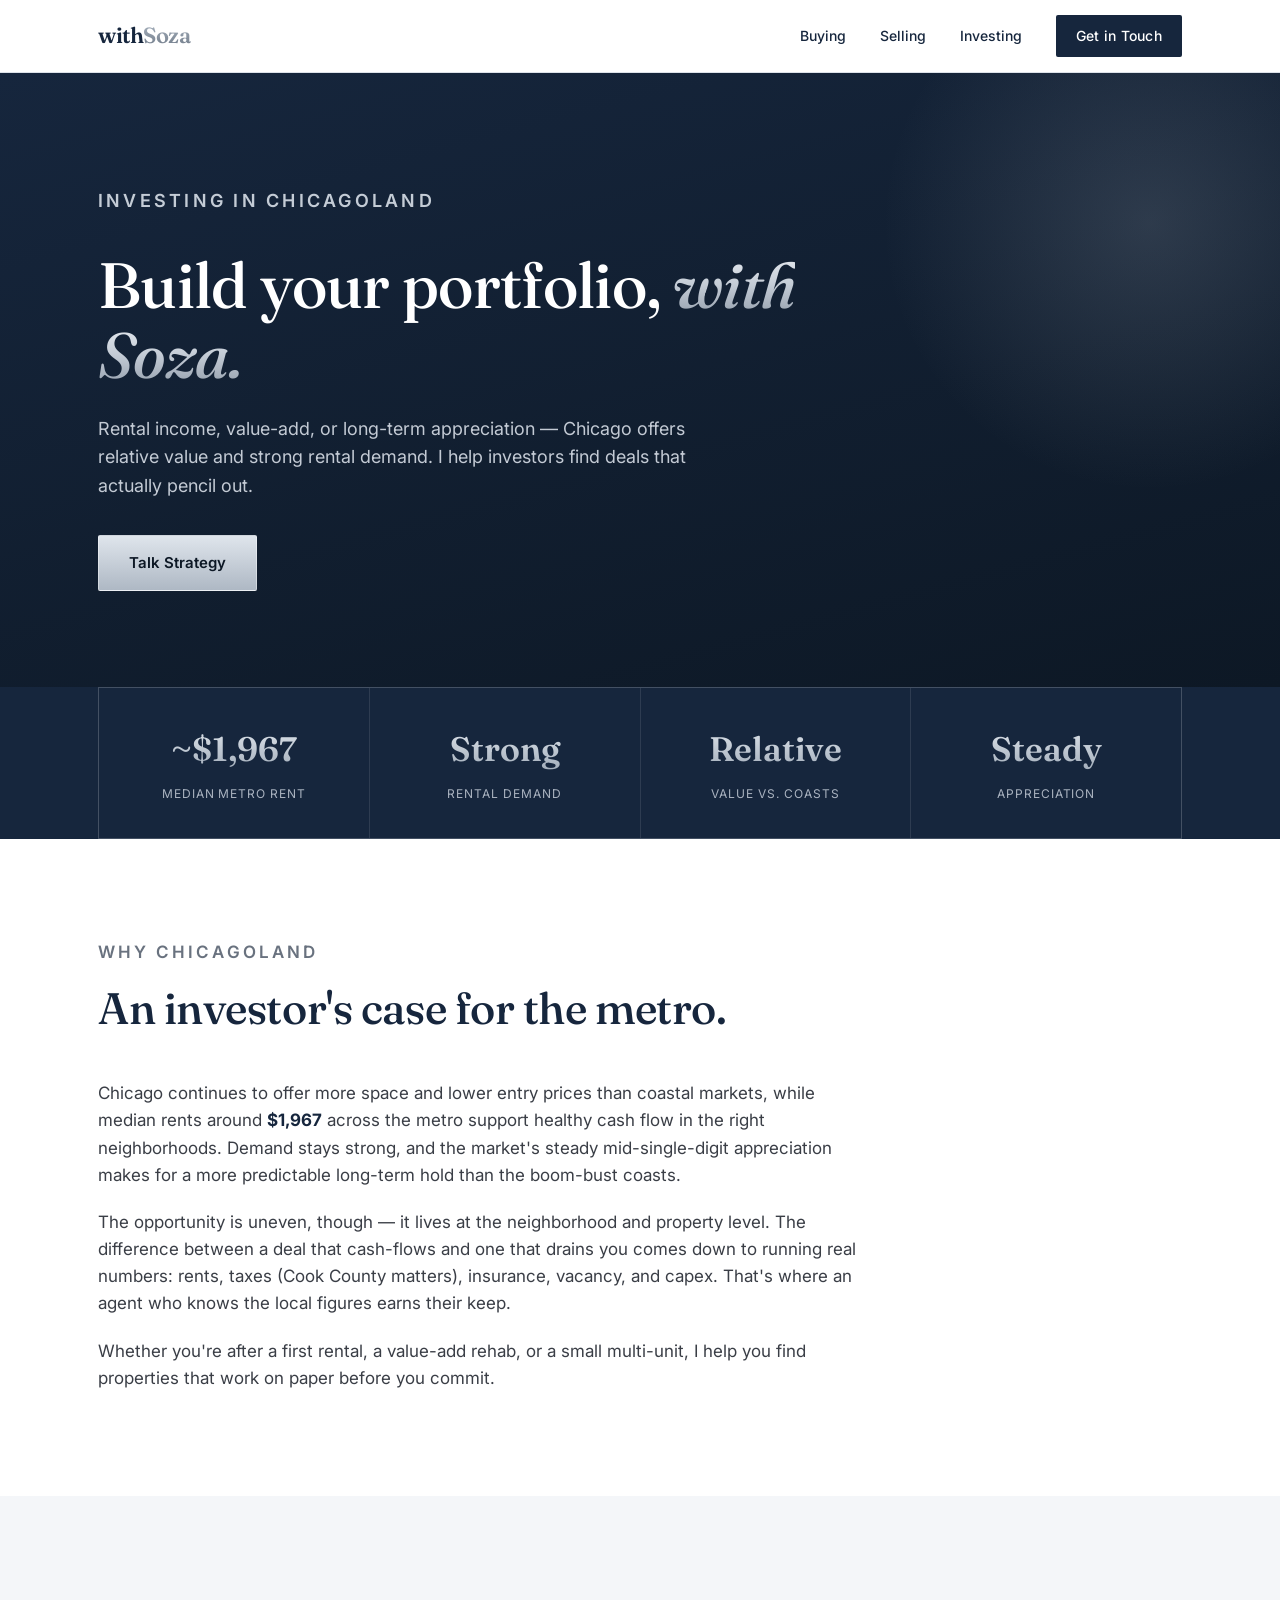
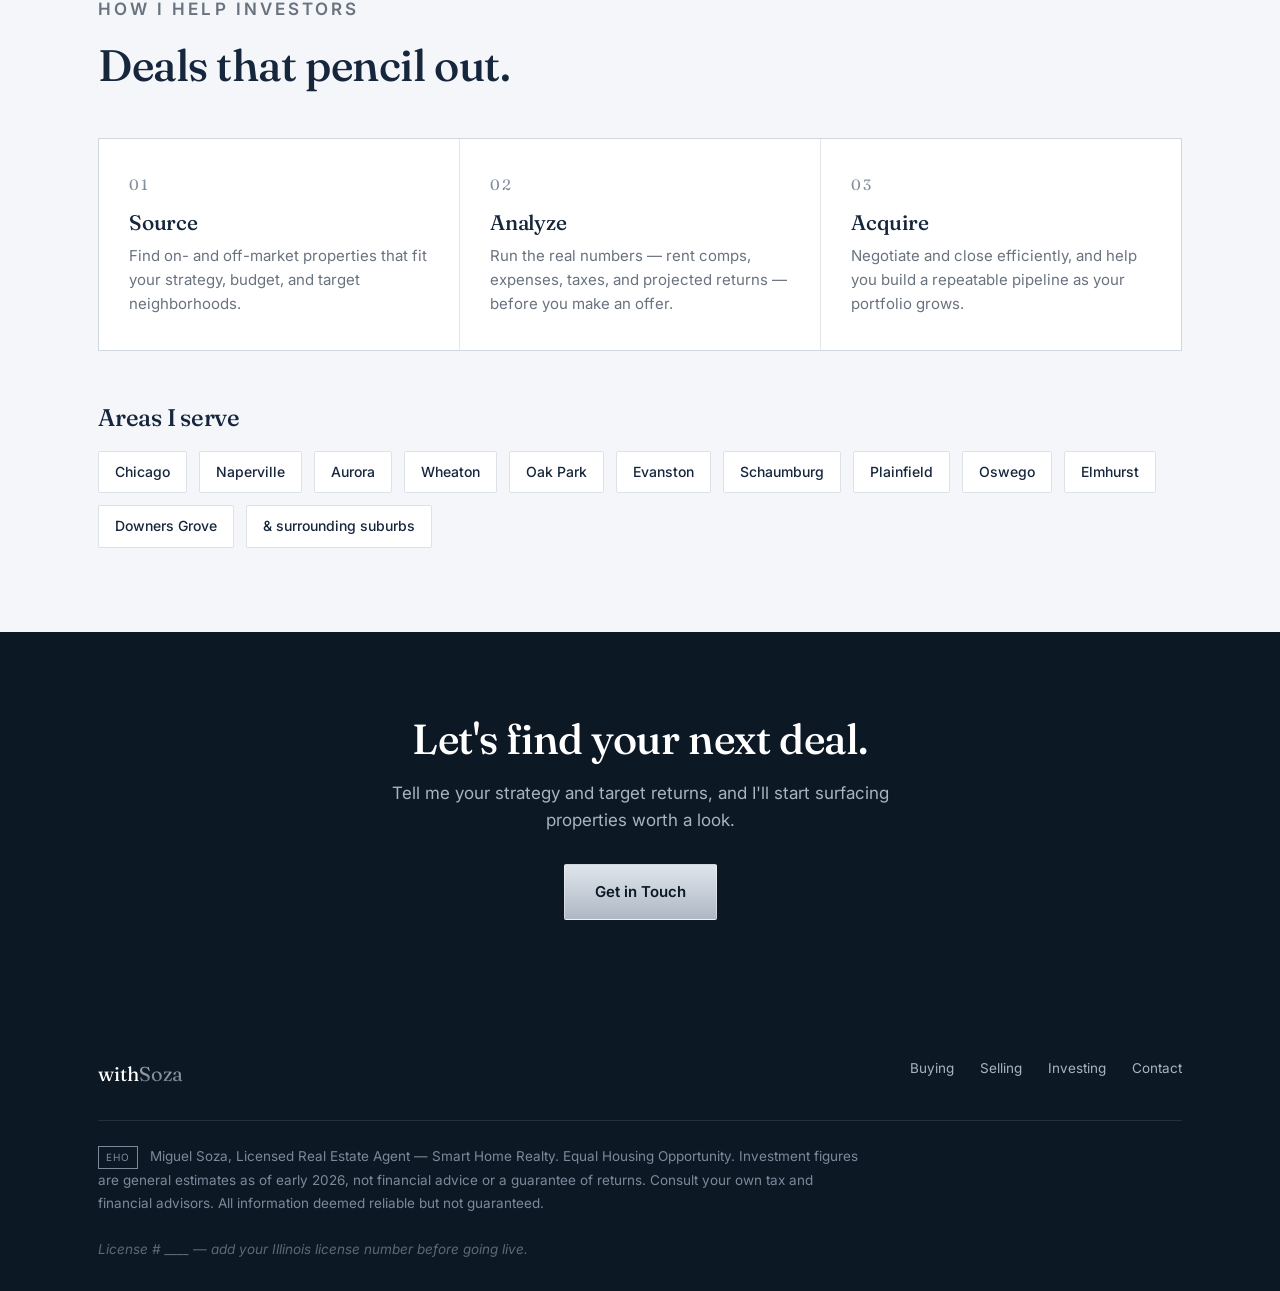
<file: investors.html>
<!DOCTYPE html>
<html lang="en">
<head>
<meta charset="UTF-8">
<meta name="viewport" content="width=device-width, initial-scale=1.0">
<title>Real Estate Investing in Chicago &amp; Suburbs | Miguel Soza, Smart Home Realty</title>
<meta name="description" content="Investing in Chicago-area real estate? Miguel Soza, a licensed Illinois agent with Smart Home Realty, helps investors find rental and value-add properties across Chicagoland.">
<meta name="robots" content="index, follow">
<link rel="canonical" href="https://withsoza.com/pages/investors.html">
<meta property="og:type" content="website">
<meta property="og:site_name" content="Buy or Sell with Soza">
<meta property="og:title" content="Real Estate Investing in Chicago &amp; Suburbs | Miguel Soza">
<meta property="og:description" content="Find rental and value-add properties with an agent who knows the Chicagoland numbers.">
<meta property="og:url" content="https://withsoza.com/pages/investors.html">
<meta property="og:image" content="https://withsoza.com/og-image.jpg">
<script type="application/ld+json">
{"@context":"https://schema.org","@type":"Service","serviceType":"Real estate investment advisory","provider":{"@type":"RealEstateAgent","name":"Miguel Soza","memberOf":{"@type":"Organization","name":"Smart Home Realty"}},"areaServed":{"@type":"City","name":"Chicago"},"description":"Helping real estate investors acquire rental and value-add properties across Chicago and the suburbs."}
</script>
<link rel="preconnect" href="https://fonts.googleapis.com">
<link rel="preconnect" href="https://fonts.gstatic.com" crossorigin>
<link href="https://fonts.googleapis.com/css2?family=Fraunces:opsz,wght@9..144,400;9..144,500;9..144,600&family=Inter:wght@400;500;600&display=swap" rel="stylesheet">
<link rel="stylesheet" href="../styles.css">
</head>
<body>
<header><div class="wrap"><nav>
  <a href="../index.html" class="brand">with<span>Soza</span></a>
  <div class="nav-links">
    <a href="buyers.html">Buying</a>
    <a href="sellers.html">Selling</a>
    <a href="investors.html">Investing</a>
    <a href="../index.html#contact" class="nav-cta">Get in Touch</a>
  </div>
  <button class="menu-btn" onclick="document.querySelector('.nav-links').style.display='flex';this.style.display='none'">&#9776;</button>
</nav></div></header>

<section class="page-hero"><div class="wrap">
  <p class="eyebrow">Investing in Chicagoland</p>
  <h1>Build your portfolio, <em>with Soza.</em></h1>
  <p>Rental income, value-add, or long-term appreciation — Chicago offers relative value and strong rental demand. I help investors find deals that actually pencil out.</p>
  <a href="../index.html#contact" class="btn-primary">Talk Strategy</a>
</div></section>

<section class="stat-row"><div class="wrap"><div class="stat-grid">
  <div class="stat-box"><div class="num">~$1,967</div><div class="lbl">Median metro rent</div></div>
  <div class="stat-box"><div class="num">Strong</div><div class="lbl">Rental demand</div></div>
  <div class="stat-box"><div class="num">Relative</div><div class="lbl">Value vs. coasts</div></div>
  <div class="stat-box"><div class="num">Steady</div><div class="lbl">Appreciation</div></div>
</div></div></section>

<section class="block"><div class="wrap">
  <div class="section-head">
    <p class="eyebrow">Why Chicagoland</p>
    <h2>An investor's case for the metro.</h2>
  </div>
  <div class="prose">
    <p>Chicago continues to offer more space and lower entry prices than coastal markets, while median rents around <strong>$1,967</strong> across the metro support healthy cash flow in the right neighborhoods. Demand stays strong, and the market's steady mid-single-digit appreciation makes for a more predictable long-term hold than the boom-bust coasts.</p>
    <p>The opportunity is uneven, though — it lives at the neighborhood and property level. The difference between a deal that cash-flows and one that drains you comes down to running real numbers: rents, taxes (Cook County matters), insurance, vacancy, and capex. That's where an agent who knows the local figures earns their keep.</p>
    <p>Whether you're after a first rental, a value-add rehab, or a small multi-unit, I help you find properties that work on paper before you commit.</p>
  </div>
</div></section>

<section class="block areas"><div class="wrap">
  <div class="section-head">
    <p class="eyebrow">How I Help Investors</p>
    <h2>Deals that pencil out.</h2>
  </div>
  <div class="feature-grid">
    <div class="feature"><div class="n">01</div><h3>Source</h3><p>Find on- and off-market properties that fit your strategy, budget, and target neighborhoods.</p></div>
    <div class="feature"><div class="n">02</div><h3>Analyze</h3><p>Run the real numbers — rent comps, expenses, taxes, and projected returns — before you make an offer.</p></div>
    <div class="feature"><div class="n">03</div><h3>Acquire</h3><p>Negotiate and close efficiently, and help you build a repeatable pipeline as your portfolio grows.</p></div>
  </div>
  <div class="section-head" style="margin-top:54px;margin-bottom:20px"><h2 style="font-size:24px">Areas I serve</h2></div>
  <div class="area-tags">
    <span>Chicago</span><span>Naperville</span><span>Aurora</span><span>Wheaton</span><span>Oak Park</span><span>Evanston</span><span>Schaumburg</span><span>Plainfield</span><span>Oswego</span><span>Elmhurst</span><span>Downers Grove</span><span>&amp; surrounding suburbs</span>
  </div>
</div></section>

<section class="block cta"><div class="wrap">
  <h2>Let's find your next deal.</h2>
  <p>Tell me your strategy and target returns, and I'll start surfacing properties worth a look.</p>
  <a href="../index.html#contact" class="btn-primary">Get in Touch</a>
</div></section>

<footer><div class="wrap">
  <div class="foot-top">
    <div class="foot-brand">with<span>Soza</span></div>
    <div class="foot-links"><a href="buyers.html">Buying</a><a href="sellers.html">Selling</a><a href="investors.html">Investing</a><a href="../index.html#contact">Contact</a></div>
  </div>
  <div class="foot-legal">
    <span class="eh">EHO</span>
    Miguel Soza, Licensed Real Estate Agent &mdash; Smart Home Realty. Equal Housing Opportunity. Investment figures are general estimates as of early 2026, not financial advice or a guarantee of returns. Consult your own tax and financial advisors. All information deemed reliable but not guaranteed.
    <br><br><em style="color:#5f6875">License # ____ &mdash; add your Illinois license number before going live.</em>
  </div>
</div></footer>
</body>
</html>
</file>
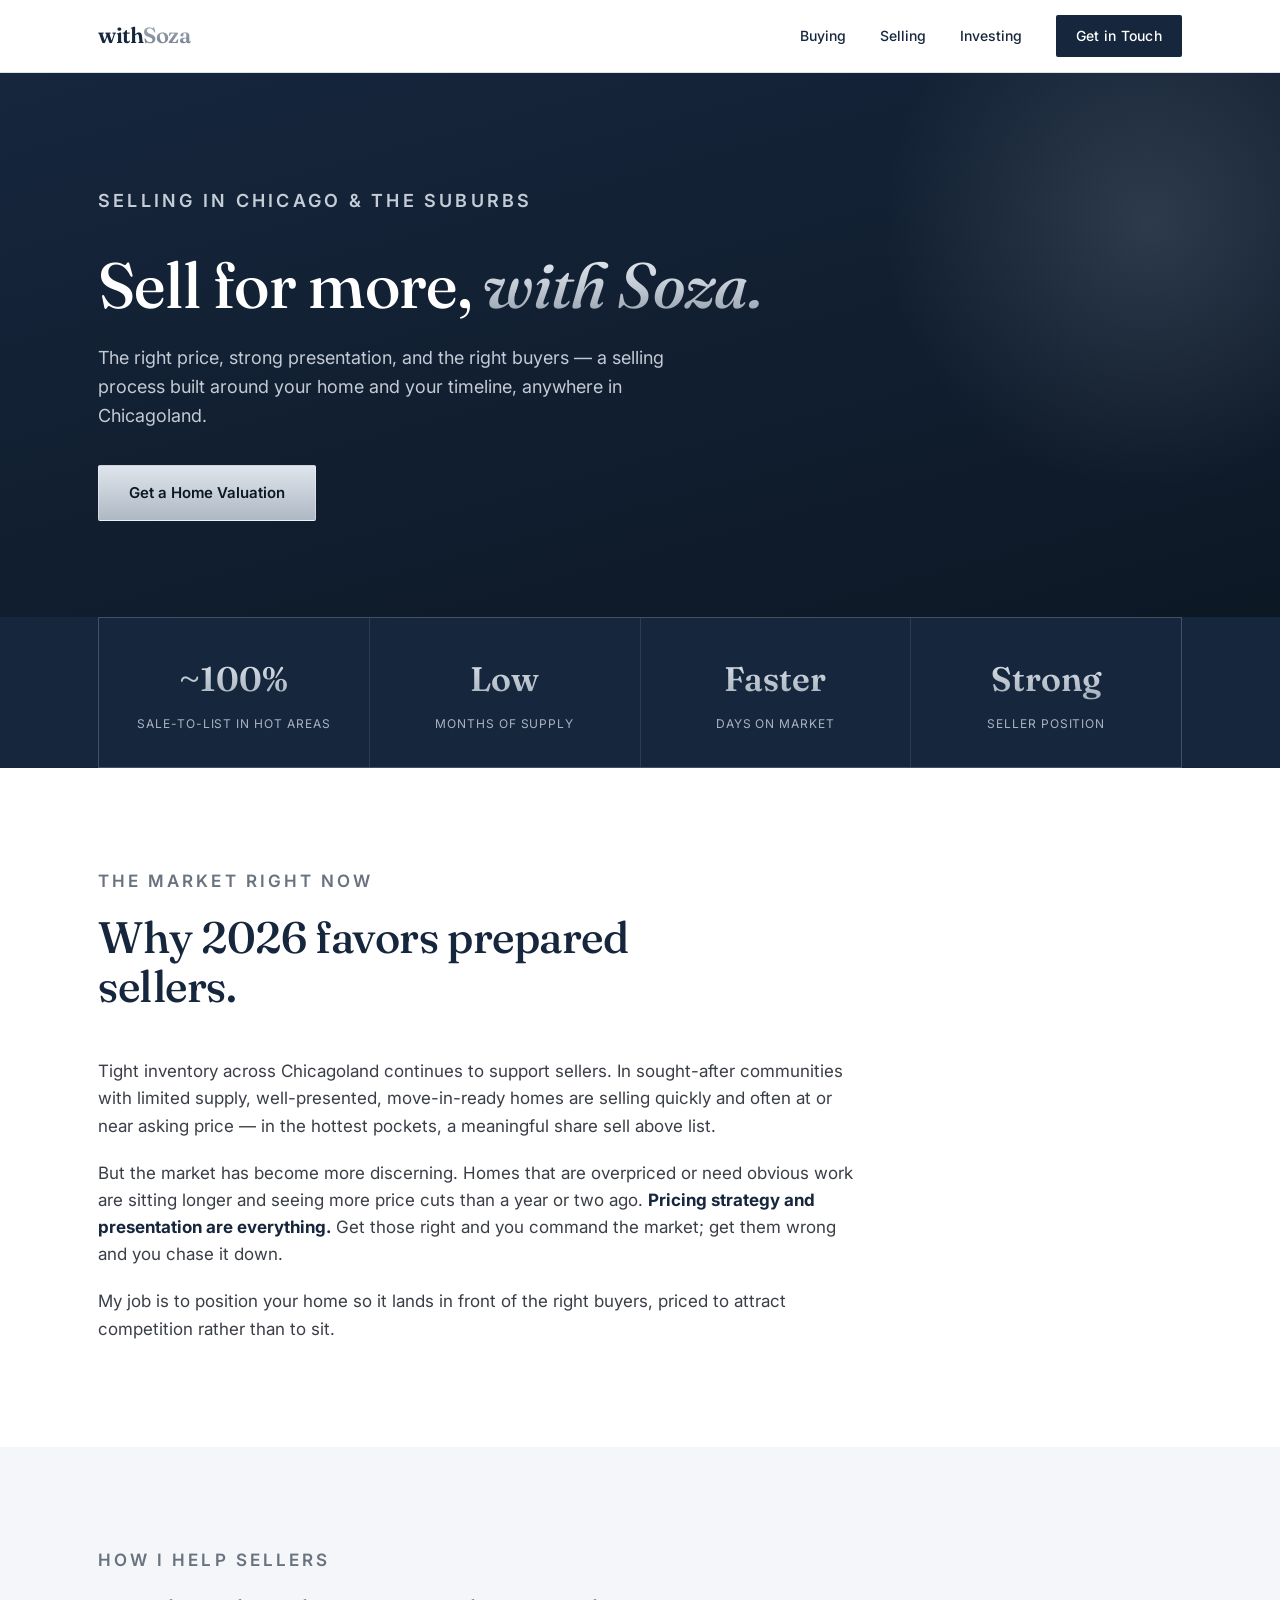
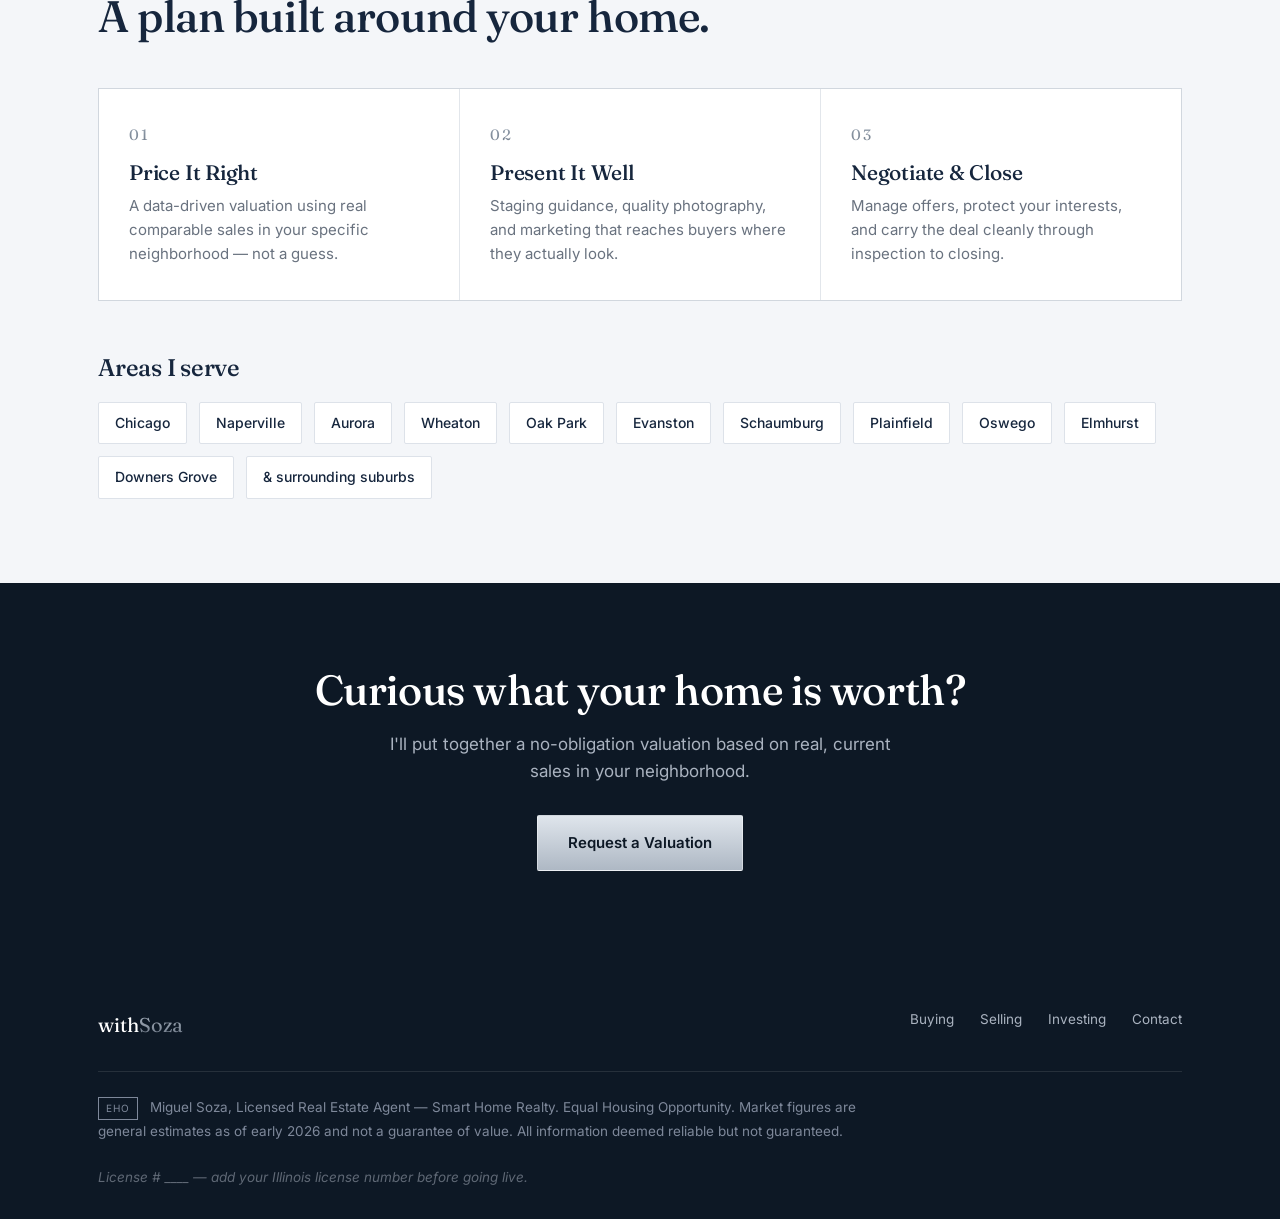
<file: sellers.html>
<!DOCTYPE html>
<html lang="en">
<head>
<meta charset="UTF-8">
<meta name="viewport" content="width=device-width, initial-scale=1.0">
<title>Selling Your Home in Chicago &amp; Suburbs | Miguel Soza, Smart Home Realty</title>
<meta name="description" content="Selling a home in Chicago or the suburbs? Miguel Soza, a licensed Illinois agent with Smart Home Realty, prices, markets, and negotiates to get sellers the best result across Chicagoland.">
<meta name="robots" content="index, follow">
<link rel="canonical" href="https://withsoza.com/pages/sellers.html">
<meta property="og:type" content="website">
<meta property="og:site_name" content="Buy or Sell with Soza">
<meta property="og:title" content="Selling Your Home in Chicago &amp; Suburbs | Miguel Soza">
<meta property="og:description" content="Price it right, present it well, and sell with confidence anywhere in Chicagoland.">
<meta property="og:url" content="https://withsoza.com/pages/sellers.html">
<meta property="og:image" content="https://withsoza.com/og-image.jpg">
<script type="application/ld+json">
{"@context":"https://schema.org","@type":"Service","serviceType":"Home seller representation","provider":{"@type":"RealEstateAgent","name":"Miguel Soza","memberOf":{"@type":"Organization","name":"Smart Home Realty"}},"areaServed":{"@type":"City","name":"Chicago"},"description":"Listing and seller representation for homes across Chicago and the surrounding suburbs."}
</script>
<link rel="preconnect" href="https://fonts.googleapis.com">
<link rel="preconnect" href="https://fonts.gstatic.com" crossorigin>
<link href="https://fonts.googleapis.com/css2?family=Fraunces:opsz,wght@9..144,400;9..144,500;9..144,600&family=Inter:wght@400;500;600&display=swap" rel="stylesheet">
<link rel="stylesheet" href="../styles.css">
</head>
<body>
<header><div class="wrap"><nav>
  <a href="../index.html" class="brand">with<span>Soza</span></a>
  <div class="nav-links">
    <a href="buyers.html">Buying</a>
    <a href="sellers.html">Selling</a>
    <a href="investors.html">Investing</a>
    <a href="../index.html#contact" class="nav-cta">Get in Touch</a>
  </div>
  <button class="menu-btn" onclick="document.querySelector('.nav-links').style.display='flex';this.style.display='none'">&#9776;</button>
</nav></div></header>

<section class="page-hero"><div class="wrap">
  <p class="eyebrow">Selling in Chicago &amp; the Suburbs</p>
  <h1>Sell for more, <em>with Soza.</em></h1>
  <p>The right price, strong presentation, and the right buyers — a selling process built around your home and your timeline, anywhere in Chicagoland.</p>
  <a href="../index.html#contact" class="btn-primary">Get a Home Valuation</a>
</div></section>

<section class="stat-row"><div class="wrap"><div class="stat-grid">
  <div class="stat-box"><div class="num">~100%</div><div class="lbl">Sale-to-list in hot areas</div></div>
  <div class="stat-box"><div class="num">Low</div><div class="lbl">Months of supply</div></div>
  <div class="stat-box"><div class="num">Faster</div><div class="lbl">Days on market</div></div>
  <div class="stat-box"><div class="num">Strong</div><div class="lbl">Seller position</div></div>
</div></div></section>

<section class="block"><div class="wrap">
  <div class="section-head">
    <p class="eyebrow">The Market Right Now</p>
    <h2>Why 2026 favors prepared sellers.</h2>
  </div>
  <div class="prose">
    <p>Tight inventory across Chicagoland continues to support sellers. In sought-after communities with limited supply, well-presented, move-in-ready homes are selling quickly and often at or near asking price — in the hottest pockets, a meaningful share sell above list.</p>
    <p>But the market has become more discerning. Homes that are overpriced or need obvious work are sitting longer and seeing more price cuts than a year or two ago. <strong>Pricing strategy and presentation are everything.</strong> Get those right and you command the market; get them wrong and you chase it down.</p>
    <p>My job is to position your home so it lands in front of the right buyers, priced to attract competition rather than to sit.</p>
  </div>
</div></section>

<section class="block areas"><div class="wrap">
  <div class="section-head">
    <p class="eyebrow">How I Help Sellers</p>
    <h2>A plan built around your home.</h2>
  </div>
  <div class="feature-grid">
    <div class="feature"><div class="n">01</div><h3>Price It Right</h3><p>A data-driven valuation using real comparable sales in your specific neighborhood — not a guess.</p></div>
    <div class="feature"><div class="n">02</div><h3>Present It Well</h3><p>Staging guidance, quality photography, and marketing that reaches buyers where they actually look.</p></div>
    <div class="feature"><div class="n">03</div><h3>Negotiate &amp; Close</h3><p>Manage offers, protect your interests, and carry the deal cleanly through inspection to closing.</p></div>
  </div>
  <div class="section-head" style="margin-top:54px;margin-bottom:20px"><h2 style="font-size:24px">Areas I serve</h2></div>
  <div class="area-tags">
    <span>Chicago</span><span>Naperville</span><span>Aurora</span><span>Wheaton</span><span>Oak Park</span><span>Evanston</span><span>Schaumburg</span><span>Plainfield</span><span>Oswego</span><span>Elmhurst</span><span>Downers Grove</span><span>&amp; surrounding suburbs</span>
  </div>
</div></section>

<section class="block cta"><div class="wrap">
  <h2>Curious what your home is worth?</h2>
  <p>I'll put together a no-obligation valuation based on real, current sales in your neighborhood.</p>
  <a href="../index.html#contact" class="btn-primary">Request a Valuation</a>
</div></section>

<footer><div class="wrap">
  <div class="foot-top">
    <div class="foot-brand">with<span>Soza</span></div>
    <div class="foot-links"><a href="buyers.html">Buying</a><a href="sellers.html">Selling</a><a href="investors.html">Investing</a><a href="../index.html#contact">Contact</a></div>
  </div>
  <div class="foot-legal">
    <span class="eh">EHO</span>
    Miguel Soza, Licensed Real Estate Agent &mdash; Smart Home Realty. Equal Housing Opportunity. Market figures are general estimates as of early 2026 and not a guarantee of value. All information deemed reliable but not guaranteed.
    <br><br><em style="color:#5f6875">License # ____ &mdash; add your Illinois license number before going live.</em>
  </div>
</div></footer>
</body>
</html>
</file>
<file: styles.css>
:root{
  --navy:#16263d;--navy-deep:#0d1825;--white:#ffffff;--paper:#f4f6f9;--paper-cool:#e9edf2;
  --chrome:#9aa6b4;--chrome-light:#c4ccd6;--chrome-dark:#6c7785;--ink:#1b1f26;--muted:#69727f;--line:#dde2e9;
}
*{margin:0;padding:0;box-sizing:border-box}
html{scroll-behavior:smooth}
body{font-family:'Inter',sans-serif;color:var(--ink);background:var(--white);line-height:1.6;-webkit-font-smoothing:antialiased;}
h1,h2,h3{font-family:'Fraunces',serif;font-weight:500;line-height:1.1;letter-spacing:-0.01em}
a{color:inherit;text-decoration:none}
.wrap{max-width:1140px;margin:0 auto;padding:0 28px}
.eyebrow{font-size:12px;letter-spacing:0.18em;text-transform:uppercase;color:var(--chrome-dark);font-weight:600;margin-bottom:18px;}
header{position:sticky;top:0;z-index:50;background:rgba(255,255,255,0.9);backdrop-filter:blur(10px);border-bottom:1px solid var(--line);}
nav{display:flex;align-items:center;justify-content:space-between;height:72px}
.brand{font-family:'Fraunces',serif;font-size:22px;font-weight:600;letter-spacing:-0.02em;color:var(--navy)}
.brand span{background:linear-gradient(180deg,#aeb8c4,#6c7785);-webkit-background-clip:text;background-clip:text;color:transparent;}
.nav-links{display:flex;gap:34px;align-items:center}
.nav-links a{font-size:14px;font-weight:500;color:var(--navy);transition:color .2s}
.nav-links a:hover{color:var(--chrome-dark)}
.nav-cta{background:var(--navy);color:var(--white)!important;padding:10px 20px;border-radius:2px;font-size:13px;letter-spacing:.02em;}
.nav-cta:hover{background:var(--navy-deep)}
.menu-btn{display:none;background:none;border:none;font-size:24px;color:var(--navy);cursor:pointer}
.page-hero{background:linear-gradient(165deg,var(--navy) 0%,var(--navy-deep) 100%);color:var(--white);padding:90px 0 96px;position:relative;overflow:hidden;}
.page-hero::after{content:"";position:absolute;right:-140px;top:-120px;width:540px;height:540px;background:radial-gradient(circle,rgba(174,184,196,0.18),transparent 70%);}
.page-hero>.wrap{position:relative;z-index:1}
.page-hero .eyebrow{color:var(--chrome-light)}
.page-hero h1{font-size:clamp(38px,5.5vw,64px);color:var(--white);max-width:18ch}
.page-hero h1 em{font-style:italic;background:linear-gradient(180deg,#f0f3f7 0%,#c4ccd6 50%,#8b96a4 100%);-webkit-background-clip:text;background-clip:text;color:transparent;}
.page-hero p{max-width:54ch;margin:24px 0 34px;font-size:18px;color:#c3cad4}
.btn-primary{display:inline-block;background:linear-gradient(180deg,#dfe5ec,#aeb8c4);color:var(--navy-deep);padding:15px 30px;border-radius:2px;font-weight:600;font-size:15px;transition:filter .2s;border:1px solid rgba(255,255,255,0.4);}
.btn-primary:hover{filter:brightness(1.06)}
section.block{padding:84px 0}
.section-head{max-width:640px;margin-bottom:48px}
.section-head h2{font-size:clamp(28px,4vw,44px);color:var(--navy)}
.section-head p{margin-top:16px;color:var(--muted);font-size:17px}
.prose p{font-size:17px;color:#3a3e46;margin-bottom:20px;max-width:70ch}
.prose strong{color:var(--navy)}
.feature-grid{display:grid;grid-template-columns:repeat(3,1fr);gap:1px;background:rgba(22,38,61,0.08);border:1px solid rgba(22,38,61,0.08);margin-top:10px}
.feature{background:var(--white);padding:34px 30px}
.feature .n{font-family:'Fraunces',serif;font-size:15px;letter-spacing:.1em;background:linear-gradient(180deg,#9aa6b4,#6c7785);-webkit-background-clip:text;background-clip:text;color:transparent;}
.feature h3{font-size:21px;margin:14px 0 10px;color:var(--navy)}
.feature p{color:var(--muted);font-size:15px}
.areas{background:var(--paper)}
.area-tags{display:flex;flex-wrap:wrap;gap:12px;margin-top:8px}
.area-tags span{background:var(--white);border:1px solid var(--line);border-radius:2px;padding:9px 16px;font-size:14px;color:var(--navy);font-weight:500}
.stat-row{background:var(--navy);color:var(--white)}
.stat-grid{display:grid;grid-template-columns:repeat(4,1fr);gap:1px;background:rgba(255,255,255,0.1);border:1px solid rgba(255,255,255,0.1)}
.stat-box{background:var(--navy);padding:34px 24px;text-align:center}
.stat-box .num{font-family:'Fraunces',serif;font-size:34px;font-weight:600;background:linear-gradient(180deg,#e6ebf1,#9aa6b4);-webkit-background-clip:text;background-clip:text;color:transparent;}
.stat-box .lbl{font-size:12px;letter-spacing:.08em;text-transform:uppercase;color:#aab3c0;margin-top:8px}
.cta{background:var(--navy-deep);color:var(--white);text-align:center}
.cta h2{font-size:clamp(28px,4vw,42px);color:var(--white);margin-bottom:18px}
.cta p{color:#aab3c0;font-size:17px;max-width:48ch;margin:0 auto 30px}
footer{background:var(--navy-deep);color:#aab3c0;padding:54px 0 30px;font-size:13.5px}
.foot-top{display:flex;justify-content:space-between;flex-wrap:wrap;gap:30px;padding-bottom:30px;border-bottom:1px solid rgba(255,255,255,0.1)}
.foot-brand{font-family:'Fraunces',serif;font-size:20px;color:var(--white)}
.foot-brand span{background:linear-gradient(180deg,#aeb8c4,#6c7785);-webkit-background-clip:text;background-clip:text;color:transparent;}
.foot-links{display:flex;gap:26px}
.foot-links a:hover{color:var(--chrome-light)}
.foot-legal{padding-top:24px;color:#7e889a;line-height:1.7;max-width:760px}
.foot-legal .eh{display:inline-block;border:1px solid #7e889a;padding:2px 7px;font-size:10px;letter-spacing:.1em;margin-right:8px;vertical-align:middle}
@media(max-width:880px){
  .nav-links{display:none}.menu-btn{display:block}
  .feature-grid,.stat-grid{grid-template-columns:1fr}
  section.block{padding:60px 0}
}
</file>
